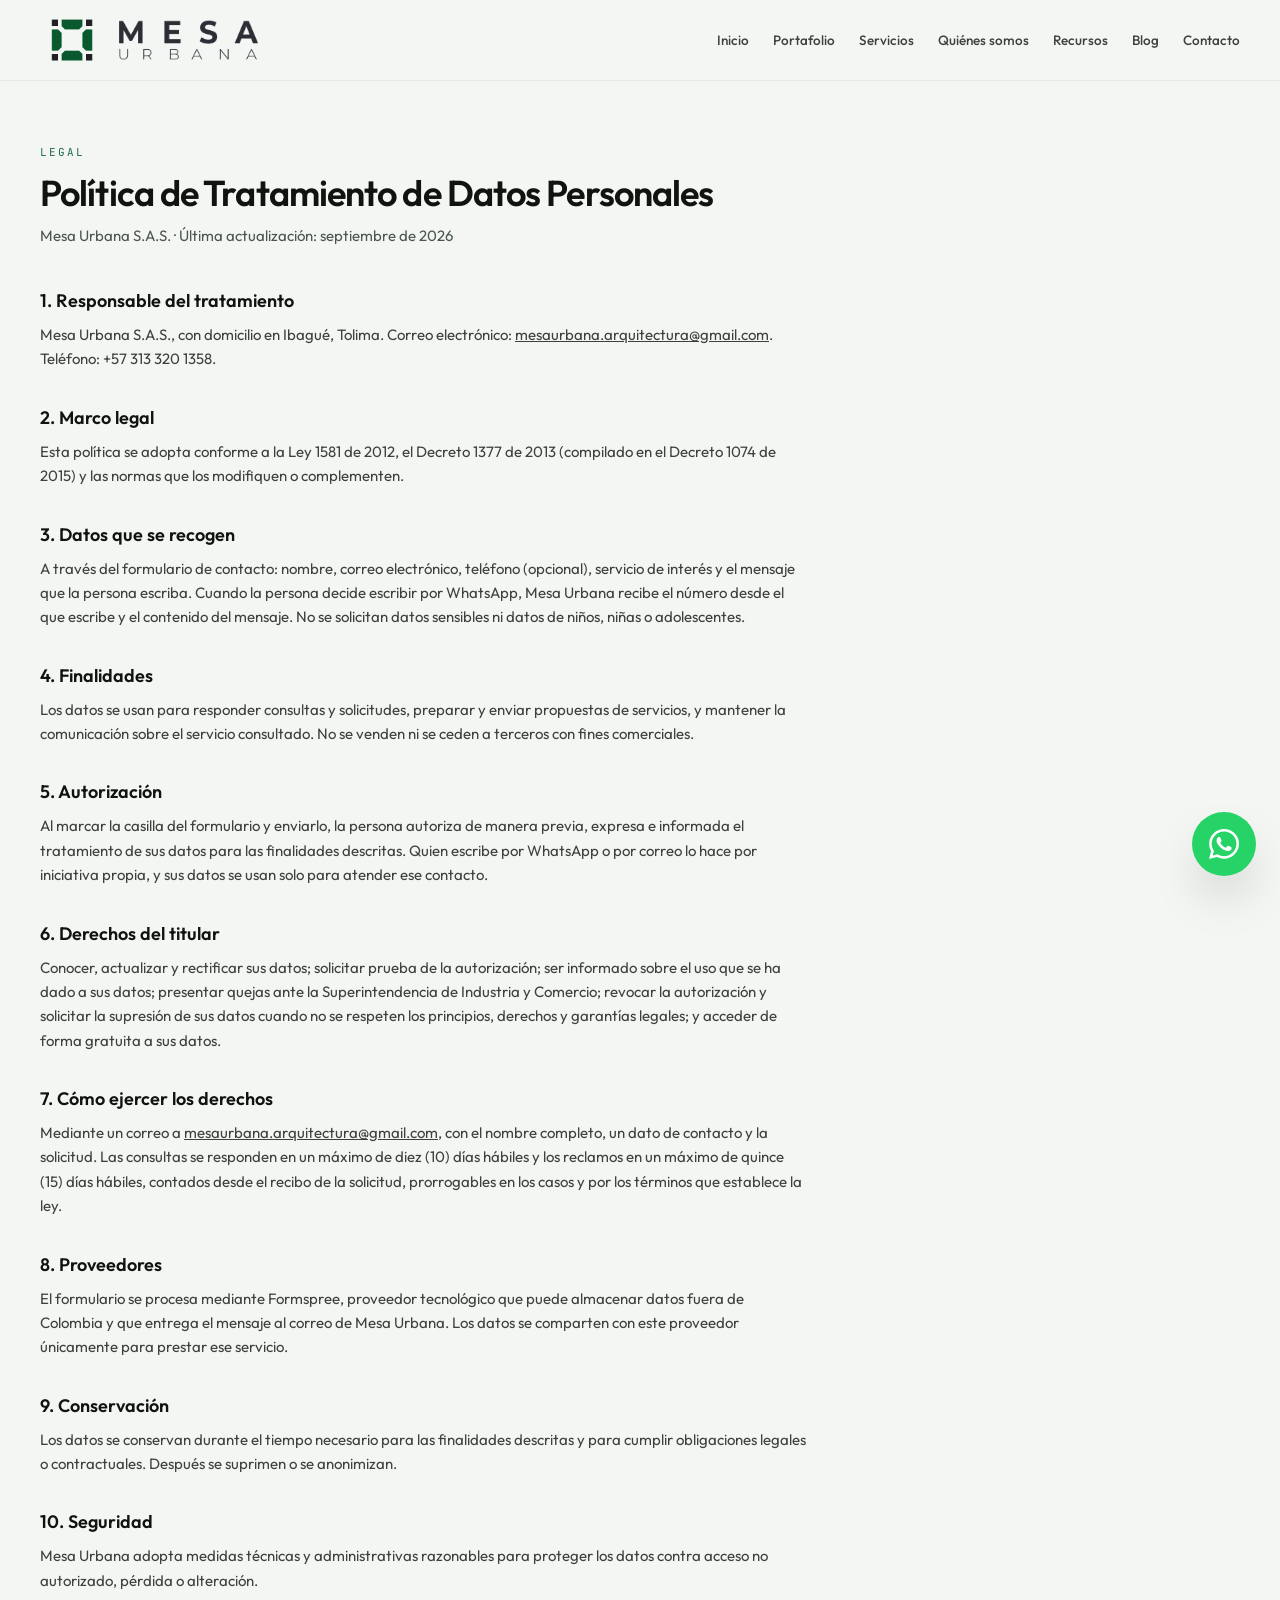
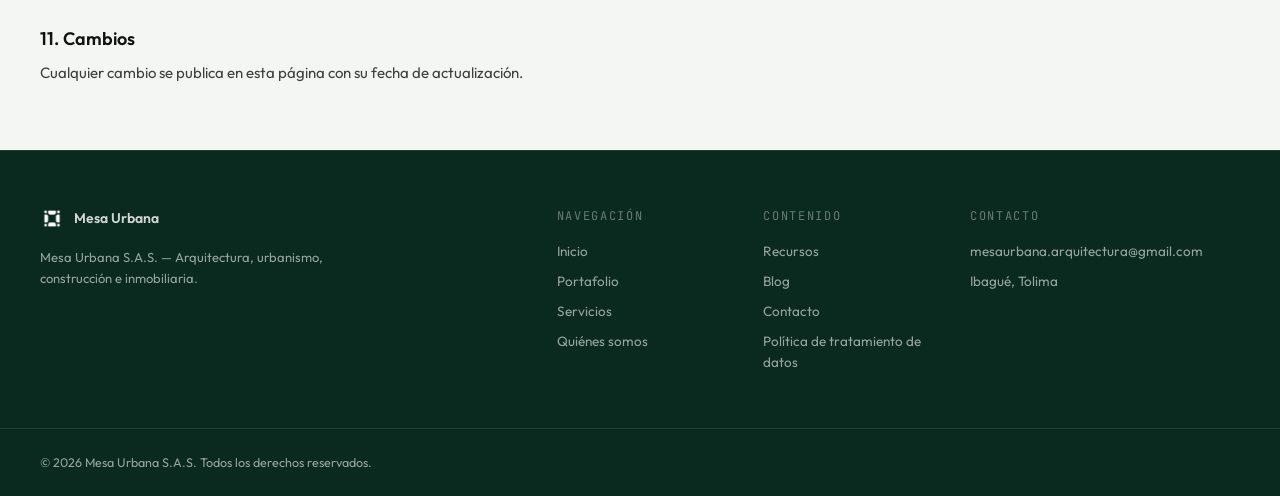
<file: politica-de-datos.html>
<!DOCTYPE html>
<html lang="es">
<head>
<meta charset="UTF-8" />
<meta name="viewport" content="width=device-width, initial-scale=1.0" />
<title>Política de tratamiento de datos — Mesa Urbana S.A.S.</title>
<meta name="description" content="Política de tratamiento de datos personales de Mesa Urbana S.A.S." />

<link rel="icon" type="image/png" href="assets/favicon-32.png" />
<link rel="icon" type="image/png" sizes="512x512" href="assets/favicon-512.png" />
<link rel="apple-touch-icon" href="assets/apple-touch-icon.png" />

<link rel="canonical" href="https://mesaurbanaarquitectos.com/politica-de-datos.html" />
<meta property="og:type" content="website" />
<meta property="og:site_name" content="Mesa Urbana S.A.S" />
<meta property="og:locale" content="es_CO" />
<meta property="og:title" content="Política de tratamiento de datos — Mesa Urbana S.A.S." />
<meta property="og:description" content="Política de tratamiento de datos personales de Mesa Urbana S.A.S." />
<meta property="og:url" content="https://mesaurbanaarquitectos.com/politica-de-datos.html" />
<meta property="og:image" content="https://mesaurbanaarquitectos.com/assets/og-image.png" />

<meta name="twitter:card" content="summary_large_image" />
<meta name="twitter:title" content="Política de tratamiento de datos — Mesa Urbana S.A.S." />
<meta name="twitter:description" content="Política de tratamiento de datos personales de Mesa Urbana S.A.S." />
<meta name="twitter:image" content="https://mesaurbanaarquitectos.com/assets/og-image.png" />

<link rel="preconnect" href="https://fonts.googleapis.com">
<link rel="preconnect" href="https://fonts.gstatic.com" crossorigin>
<link href="https://fonts.googleapis.com/css2?family=Outfit:wght@300;400;500;600;700;800&family=JetBrains+Mono:wght@400;500&display=swap" rel="stylesheet">

<link rel="stylesheet" href="assets/styles.css">

<style>
  :root {
    --ease-out: cubic-bezier(0.23, 1, 0.32, 1);
    --ease-in-out: cubic-bezier(0.77, 0, 0.175, 1);
  }

  html { scroll-behavior: smooth; }
  body { font-family: 'Outfit', sans-serif; background: #F4F6F3; color: #10140F; }

  .reveal { opacity: 0; transform: translateY(20px); transition: opacity .6s var(--ease-out), transform .6s var(--ease-out); }
  .reveal.is-visible { opacity: 1; transform: translateY(0); }

  /* press feedback for buttons/CTAs */
  .btn-press { transition: transform 160ms var(--ease-out), background-color 200ms ease, border-color 200ms ease, opacity 200ms ease, color 200ms ease; }
  .btn-press:active { transform: scale(0.97); }

  /* lift feedback for cards (fine pointer only — avoids sticky hover on touch) */
  .card-hover { transition: transform 220ms var(--ease-out), box-shadow 220ms var(--ease-out); }
  @media (hover: hover) and (pointer: fine) {
    .card-hover:hover { transform: translateY(-4px); box-shadow: 0 16px 32px -16px rgba(10,42,31,0.20); }
  }

  /* image zoom + black&white-to-color reveal inside blog cards */
  .zoom-img { transition: transform 500ms var(--ease-in-out); }
  .duotone { transition: filter 450ms var(--ease-in-out); }
  .duotone-overlay { transition: opacity 450ms var(--ease-in-out); }
  @media (hover: hover) and (pointer: fine) {
    .zoom-parent:hover .zoom-img { transform: scale(1.045); }
    .zoom-parent:hover .duotone { filter: grayscale(0) contrast(1.02) brightness(1); }
    .zoom-parent:hover .duotone-overlay { opacity: 0; }
  }
  .duotone {
    filter: grayscale(1) contrast(1.05) brightness(0.9);
    position: relative;
  }
  .duotone-overlay {
    background: linear-gradient(160deg, rgba(10,42,31,0.55), rgba(30,107,76,0.35));
    mix-blend-mode: multiply;
  }
  /* touch devices can't hover to reveal color — show it by default instead */
  @media (hover: none) {
    .zoom-parent .duotone { filter: grayscale(0) contrast(1.02) brightness(1); }
    .zoom-parent .duotone-overlay { opacity: 0; }
    .card-hover, .zoom-parent { transition: transform 160ms var(--ease-out); }
    .card-hover:active, .zoom-parent:active { transform: scale(0.98); }
  }

  /* mobile menu: animated open/close via grid-rows (no fixed-height guessing) */
  #mobile-menu { display: grid; grid-template-rows: minmax(0, 0fr); transition: grid-template-rows 220ms var(--ease-out); min-height: 0; }
  #mobile-menu.is-open { grid-template-rows: minmax(0, 1fr); transition-duration: 260ms; }
  #mobile-menu > div { overflow: hidden; min-height: 0; }
  @media (min-width: 1280px) {
    #mobile-menu { display: none; }
  }
  #mobile-menu a { opacity: 0; transform: translateY(-6px); transition: opacity 200ms var(--ease-out), transform 200ms var(--ease-out); }
  #mobile-menu.is-open a { opacity: 1; transform: translateY(0); }
  #mobile-menu.is-open a:nth-child(1) { transition-delay: 40ms; }
  #mobile-menu.is-open a:nth-child(2) { transition-delay: 60ms; }
  #mobile-menu.is-open a:nth-child(3) { transition-delay: 80ms; }
  #mobile-menu.is-open a:nth-child(4) { transition-delay: 100ms; }
  #mobile-menu.is-open a:nth-child(5) { transition-delay: 120ms; }
  #mobile-menu.is-open a:nth-child(6) { transition-delay: 140ms; }
  #mobile-menu.is-open a:nth-child(7) { transition-delay: 160ms; }
  #menu-icon { transition: transform 220ms var(--ease-out); }
  #menu-btn.is-open #menu-icon { transform: rotate(90deg); }

  input, textarea, select { transition: border-color 150ms ease, box-shadow 150ms ease; }

  /* shared lightbox / modal motion language */
  #blog-modal {
    transition: background-color 260ms var(--ease-out), backdrop-filter 260ms var(--ease-out);
    background-color: rgba(10,42,31,0); backdrop-filter: blur(0px);
  }
  #blog-modal.is-open {
    background-color: rgba(10,42,31,0.72); backdrop-filter: blur(14px);
  }
  #blog-modal-panel {
    opacity: 0; transform: scale(0.95); transition: opacity 220ms var(--ease-out), transform 220ms var(--ease-out);
  }
  #blog-modal.is-open #blog-modal-panel {
    opacity: 1; transform: scale(1);
  }
  #blog-modal:not(.is-open) { transition-duration: 180ms; }
  #blog-modal:not(.is-open) #blog-modal-panel { transition-duration: 160ms; }

  #blog-modal-image { transition: opacity 180ms ease, filter 180ms ease; }

  .nav-scrolled { background: rgba(244,246,243,0.85); backdrop-filter: blur(12px); box-shadow: 0 1px 0 rgba(16,20,15,0.06); }

  .brand-mark { transition: filter .3s ease; }
  .brand-mark.on-dark { filter: brightness(0) invert(1); }

  @media (prefers-reduced-motion: reduce) {
    .reveal { opacity: 1 !important; transform: none !important; transition: none !important; }
    .zoom-img { transition: none !important; }
    @media (hover: hover) and (pointer: fine) {
      .zoom-parent:hover .zoom-img { transform: none !important; }
      .card-hover:hover { transform: none !important; }
    }
    #blog-modal-panel { transition: opacity 160ms ease !important; transform: none !important; }
    html { scroll-behavior: auto; }
  }

  /* WhatsApp floating widget */
  /* the wrapper sizes itself to fit the (usually invisible) chat panel, leaving a large
     invisible clickable area over whatever content sits behind it — only the fab/open
     panel should actually catch taps */
  .wa-widget { pointer-events: none; }
  .wa-widget #wa-fab { pointer-events: auto; }
  .wa-panel { opacity: 0; transform: scale(0.92) translateY(12px); pointer-events: none; transition: opacity 220ms var(--ease-out), transform 220ms var(--ease-out); }
  .wa-panel.is-open { opacity: 1; transform: scale(1) translateY(0); pointer-events: auto; }
  .wa-fab-ping { animation: wa-ping 2.4s cubic-bezier(0,0,0.2,1) 3 forwards; }
  @keyframes wa-ping {
    0% { transform: scale(1); opacity: 0.55; }
    100% { transform: scale(1.7); opacity: 0; }
  }
  @media (prefers-reduced-motion: reduce) {
    .wa-fab-ping { animation: none; display: none; }
    .wa-panel { transition: opacity 160ms ease !important; transform: none !important; }
  }
</style>
</head>

<body class="antialiased">

<!-- NAV -->
<header id="site-nav" class="nav-scrolled fixed top-0 inset-x-0 z-50">
  <nav class="max-w-[1400px] mx-auto px-6 lg:px-10 h-20 flex items-center justify-between gap-6">
    <a href="index.html" class="flex items-center gap-3 shrink-0" aria-label="Mesa Urbana — inicio">
      <img src="assets/isotipo.png" alt="" class="w-[64px] h-[64px] object-contain brand-mark" />
      <img src="assets/wordmark.png" alt="Mesa Urbana" class="h-[46px] w-auto object-contain brand-mark" />
    </a>

    <div class="hidden xl:flex items-center gap-6 text-[13.5px] font-medium text-ink">
      <a href="index.html#top" class="opacity-80 hover:opacity-100 transition-opacity">Inicio</a>
      <a href="index.html#portafolio" class="opacity-80 hover:opacity-100 transition-opacity">Portafolio</a>
      <a href="index.html#servicios" class="opacity-80 hover:opacity-100 transition-opacity">Servicios</a>
      <a href="index.html#nosotros" class="opacity-80 hover:opacity-100 transition-opacity">Quiénes somos</a>
      <a href="recursos.html" target="_blank" rel="noopener" class="opacity-80 hover:opacity-100 transition-opacity">Recursos</a>
      <a href="blog.html" target="_blank" rel="noopener" class="opacity-80 hover:opacity-100 transition-opacity">Blog</a>
      <a href="index.html#contacto" class="opacity-80 hover:opacity-100 transition-opacity">Contacto</a>
    </div>

    <!-- TODO: reemplazar por los enlaces reales a redes sociales -->
    <!-- REDES OCULTAS hasta que existan los perfiles (Instagram, LinkedIn, Facebook, TikTok, Behance). Restaurar este bloque cuando haya URLs reales.
    <div class="hidden sm:flex items-center gap-4 text-ink shrink-0">
      <a href="#" aria-label="Instagram" class="opacity-80 hover:opacity-100 transition-opacity">
        <svg width="18" height="18" viewBox="0 0 24 24" fill="none"><rect x="3" y="3" width="18" height="18" rx="5" stroke="currentColor" stroke-width="1.6"/><circle cx="12" cy="12" r="4" stroke="currentColor" stroke-width="1.6"/><circle cx="17.2" cy="6.8" r="1" fill="currentColor"/></svg>
      </a>
      <a href="#" aria-label="Facebook" class="opacity-80 hover:opacity-100 transition-opacity">
        <svg width="18" height="18" viewBox="0 0 24 24" fill="none"><rect x="3" y="3" width="18" height="18" rx="4" stroke="currentColor" stroke-width="1.6"/><path d="M13.4 20v-6.6h2.1l.3-2.5h-2.4V9.2c0-.7.2-1.2 1.2-1.2h1.3V5.8c-.2 0-1-.1-1.9-.1-1.9 0-3.2 1.15-3.2 3.27v1.83H8.7v2.5h2.1V20" stroke="currentColor" stroke-width="1.3" stroke-linejoin="round"/></svg>
      </a>
      <a href="#" aria-label="LinkedIn" class="opacity-80 hover:opacity-100 transition-opacity">
        <svg width="18" height="18" viewBox="0 0 24 24" fill="none"><rect x="3" y="3" width="18" height="18" rx="3" stroke="currentColor" stroke-width="1.6"/><path d="M7.5 10v6.5M7.5 7.2v.1M11 16.5V13c0-1.4 1-2.4 2.2-2.4 1.2 0 2 .8 2 2.3v3.6" stroke="currentColor" stroke-width="1.6" stroke-linecap="round"/></svg>
      </a>
      <a href="#" aria-label="Behance" class="opacity-80 hover:opacity-100 transition-opacity">
        <svg width="18" height="18" viewBox="0 0 24 24" fill="none"><rect x="3" y="3" width="18" height="18" rx="5" stroke="currentColor" stroke-width="1.6"/><text x="12" y="15.5" text-anchor="middle" font-family="Arial, sans-serif" font-size="8.5" font-weight="700" fill="currentColor">Be</text></svg>
      </a>
    </div>
    -->

    <button id="menu-btn" class="xl:hidden text-ink p-2 -mr-2" aria-label="Abrir menú" aria-expanded="false">
      <span id="menu-icon" class="block"><svg width="22" height="22" viewBox="0 0 24 24" fill="none"><path d="M3 6h18M3 12h18M3 18h18" stroke="currentColor" stroke-width="1.8" stroke-linecap="round"/></svg></span>
    </button>
  </nav>

  <div id="mobile-menu" class="xl:hidden bg-bone border-t border-ink/10">
    <div class="px-6 py-5 flex flex-col gap-4 text-[15px] font-medium text-ink">
      <a href="index.html#top">Inicio</a>
      <a href="index.html#portafolio">Portafolio</a>
      <a href="index.html#servicios">Servicios</a>
      <a href="index.html#nosotros">Quiénes somos</a>
      <a href="recursos.html" target="_blank" rel="noopener">Recursos</a>
      <a href="blog.html" target="_blank" rel="noopener">Blog</a>
      <a href="index.html#contacto">Contacto</a>
    </div>
  </div>
</header>

<!-- clears the fixed header — this page has no hero behind it -->
<div class="h-20" aria-hidden="true"></div>

<!-- POLITICA DE DATOS -->
<section id="politica" class="bg-bone">
  <div class="max-w-[1400px] mx-auto px-6 lg:px-10 py-16 lg:py-24">
    <div class="reveal max-w-3xl">
      <p class="font-mono text-[11px] uppercase tracking-[0.18em] text-forest-600">Legal</p>
      <h1 class="mt-3 text-3xl md:text-4xl font-semibold tracking-tight leading-tight">Política de Tratamiento de Datos Personales</h1>
      <p class="mt-3 text-muted text-[15px]">Mesa Urbana S.A.S. · Última actualización: septiembre de 2026</p>
      <div class="mt-10 grid gap-8 text-[15px] text-ink/80 leading-relaxed">
        <div>
          <h2 class="text-lg font-semibold text-ink">1. Responsable del tratamiento</h2>
          <p class="mt-2">Mesa Urbana S.A.S., con domicilio en Ibagué, Tolima. Correo electrónico: <a href="mailto:mesaurbana.arquitectura@gmail.com" class="hover:text-forest-600" style="text-decoration:underline">mesaurbana.arquitectura@gmail.com</a>. Teléfono: +57 313 320 1358.</p>
        </div>
        <div>
          <h2 class="text-lg font-semibold text-ink">2. Marco legal</h2>
          <p class="mt-2">Esta política se adopta conforme a la Ley 1581 de 2012, el Decreto 1377 de 2013 (compilado en el Decreto 1074 de 2015) y las normas que los modifiquen o complementen.</p>
        </div>
        <div>
          <h2 class="text-lg font-semibold text-ink">3. Datos que se recogen</h2>
          <p class="mt-2">A través del formulario de contacto: nombre, correo electrónico, teléfono (opcional), servicio de interés y el mensaje que la persona escriba. Cuando la persona decide escribir por WhatsApp, Mesa Urbana recibe el número desde el que escribe y el contenido del mensaje. No se solicitan datos sensibles ni datos de niños, niñas o adolescentes.</p>
        </div>
        <div>
          <h2 class="text-lg font-semibold text-ink">4. Finalidades</h2>
          <p class="mt-2">Los datos se usan para responder consultas y solicitudes, preparar y enviar propuestas de servicios, y mantener la comunicación sobre el servicio consultado. No se venden ni se ceden a terceros con fines comerciales.</p>
        </div>
        <div>
          <h2 class="text-lg font-semibold text-ink">5. Autorización</h2>
          <p class="mt-2">Al marcar la casilla del formulario y enviarlo, la persona autoriza de manera previa, expresa e informada el tratamiento de sus datos para las finalidades descritas. Quien escribe por WhatsApp o por correo lo hace por iniciativa propia, y sus datos se usan solo para atender ese contacto.</p>
        </div>
        <div>
          <h2 class="text-lg font-semibold text-ink">6. Derechos del titular</h2>
          <p class="mt-2">Conocer, actualizar y rectificar sus datos; solicitar prueba de la autorización; ser informado sobre el uso que se ha dado a sus datos; presentar quejas ante la Superintendencia de Industria y Comercio; revocar la autorización y solicitar la supresión de sus datos cuando no se respeten los principios, derechos y garantías legales; y acceder de forma gratuita a sus datos.</p>
        </div>
        <div>
          <h2 class="text-lg font-semibold text-ink">7. Cómo ejercer los derechos</h2>
          <p class="mt-2">Mediante un correo a <a href="mailto:mesaurbana.arquitectura@gmail.com" class="hover:text-forest-600" style="text-decoration:underline">mesaurbana.arquitectura@gmail.com</a>, con el nombre completo, un dato de contacto y la solicitud. Las consultas se responden en un máximo de diez (10) días hábiles y los reclamos en un máximo de quince (15) días hábiles, contados desde el recibo de la solicitud, prorrogables en los casos y por los términos que establece la ley.</p>
        </div>
        <div>
          <h2 class="text-lg font-semibold text-ink">8. Proveedores</h2>
          <p class="mt-2">El formulario se procesa mediante Formspree, proveedor tecnológico que puede almacenar datos fuera de Colombia y que entrega el mensaje al correo de Mesa Urbana. Los datos se comparten con este proveedor únicamente para prestar ese servicio.</p>
        </div>
        <div>
          <h2 class="text-lg font-semibold text-ink">9. Conservación</h2>
          <p class="mt-2">Los datos se conservan durante el tiempo necesario para las finalidades descritas y para cumplir obligaciones legales o contractuales. Después se suprimen o se anonimizan.</p>
        </div>
        <div>
          <h2 class="text-lg font-semibold text-ink">10. Seguridad</h2>
          <p class="mt-2">Mesa Urbana adopta medidas técnicas y administrativas razonables para proteger los datos contra acceso no autorizado, pérdida o alteración.</p>
        </div>
        <div>
          <h2 class="text-lg font-semibold text-ink">11. Cambios</h2>
          <p class="mt-2">Cualquier cambio se publica en esta página con su fecha de actualización.</p>
        </div>
      </div>
    </div>
  </div>
</section>

<!-- FOOTER -->
<footer class="bg-forest-950 text-bone/60 border-t border-bone/10">
  <div class="max-w-[1400px] mx-auto px-6 lg:px-10 py-14 grid gap-10 lg:grid-cols-12">
    <div class="lg:col-span-4">
      <div class="flex items-center gap-2.5">
        <img src="assets/isotipo.png" alt="" class="w-6 h-6 object-contain brand-mark on-dark" />
        <span class="text-[14px] font-semibold text-bone/85">Mesa Urbana</span>
      </div>
      <p class="mt-4 text-[13px] leading-relaxed max-w-xs">Mesa Urbana S.A.S. — Arquitectura, urbanismo, construcción e inmobiliaria.</p>
      <!-- REDES OCULTAS hasta que existan los perfiles (Instagram, LinkedIn, Facebook, TikTok, Behance). Restaurar este bloque cuando haya URLs reales.
    <div class="mt-5 flex items-center gap-3">
        <a href="#" aria-label="Instagram" class="btn-press w-9 h-9 rounded-full border border-bone/15 flex items-center justify-center hover:bg-bone/10">
          <svg width="16" height="16" viewBox="0 0 24 24" fill="none"><rect x="3" y="3" width="18" height="18" rx="5" stroke="currentColor" stroke-width="1.6"/><circle cx="12" cy="12" r="4" stroke="currentColor" stroke-width="1.6"/><circle cx="17.2" cy="6.8" r="1" fill="currentColor"/></svg>
        </a>
        <a href="#" aria-label="LinkedIn" class="btn-press w-9 h-9 rounded-full border border-bone/15 flex items-center justify-center hover:bg-bone/10">
          <svg width="16" height="16" viewBox="0 0 24 24" fill="none"><rect x="3" y="3" width="18" height="18" rx="3" stroke="currentColor" stroke-width="1.6"/><path d="M7.5 10v6.5M7.5 7.2v.1M11 16.5V13c0-1.4 1-2.4 2.2-2.4 1.2 0 2 .8 2 2.3v3.6" stroke="currentColor" stroke-width="1.6" stroke-linecap="round"/></svg>
        </a>
        <a href="#" aria-label="Behance" class="btn-press w-9 h-9 rounded-full border border-bone/15 flex items-center justify-center hover:bg-bone/10">
          <svg width="16" height="16" viewBox="0 0 24 24" fill="none"><rect x="3" y="3" width="18" height="18" rx="5" stroke="currentColor" stroke-width="1.6"/><text x="12" y="15.5" text-anchor="middle" font-family="Arial, sans-serif" font-size="8.5" font-weight="700" fill="currentColor">Be</text></svg>
        </a>
        <a href="#" aria-label="Facebook" class="btn-press w-9 h-9 rounded-full border border-bone/15 flex items-center justify-center hover:bg-bone/10">
          <svg width="16" height="16" viewBox="0 0 24 24" fill="none"><rect x="3" y="3" width="18" height="18" rx="4" stroke="currentColor" stroke-width="1.6"/><path d="M13.4 20v-6.6h2.1l.3-2.5h-2.4V9.2c0-.7.2-1.2 1.2-1.2h1.3V5.8c-.2 0-1-.1-1.9-.1-1.9 0-3.2 1.15-3.2 3.27v1.83H8.7v2.5h2.1V20" stroke="currentColor" stroke-width="1.3" stroke-linejoin="round"/></svg>
        </a>
        <a href="#" aria-label="TikTok" class="btn-press w-9 h-9 rounded-full border border-bone/15 flex items-center justify-center hover:bg-bone/10">
          <svg width="16" height="16" viewBox="0 0 24 24" fill="none"><path d="M14 3v10.7a3 3 0 11-2.4-2.94" stroke="currentColor" stroke-width="1.6" stroke-linecap="round" stroke-linejoin="round"/><path d="M14 3c.4 2.1 2.1 3.7 4.2 3.9" stroke="currentColor" stroke-width="1.6" stroke-linecap="round" stroke-linejoin="round"/></svg>
        </a>
      </div>
    -->
    </div>

    <div class="lg:col-span-2 lg:col-start-6">
      <p class="text-[12px] uppercase tracking-[0.14em] text-bone/40 font-mono">Navegación</p>
      <div class="mt-4 flex flex-col gap-2.5 text-[13.5px]">
        <a href="index.html#top" class="hover:text-bone transition-colors">Inicio</a>
        <a href="index.html#portafolio" class="hover:text-bone transition-colors">Portafolio</a>
        <a href="index.html#servicios" class="hover:text-bone transition-colors">Servicios</a>
        <a href="index.html#nosotros" class="hover:text-bone transition-colors">Quiénes somos</a>
      </div>
    </div>

    <div class="lg:col-span-2">
      <p class="text-[12px] uppercase tracking-[0.14em] text-bone/40 font-mono">Contenido</p>
      <div class="mt-4 flex flex-col gap-2.5 text-[13.5px]">
        <a href="recursos.html" target="_blank" rel="noopener" class="hover:text-bone transition-colors">Recursos</a>
        <a href="blog.html" target="_blank" rel="noopener" class="hover:text-bone transition-colors">Blog</a>
        <a href="index.html#contacto" class="hover:text-bone transition-colors">Contacto</a>
        <a href="politica-de-datos.html" class="hover:text-bone transition-colors">Política de tratamiento de datos</a>
      </div>
    </div>

    <div class="lg:col-span-3">
      <p class="text-[12px] uppercase tracking-[0.14em] text-bone/40 font-mono">Contacto</p>
      <div class="mt-4 flex flex-col gap-2.5 text-[13.5px]">
        <a href="mailto:mesaurbana.arquitectura@gmail.com" class="hover:text-bone transition-colors">mesaurbana.arquitectura@gmail.com</a>
        <span>Ibagué, Tolima</span>
      </div>
    </div>
  </div>
  <div class="border-t border-bone/10">
    <div class="max-w-[1400px] mx-auto px-6 lg:px-10 py-6 flex flex-col sm:flex-row items-center justify-between gap-4 text-[12.5px]">
      <span>© 2026 Mesa Urbana S.A.S. Todos los derechos reservados.</span>
    </div>
  </div>
</footer>

<!-- WHATSAPP FLOATING WIDGET -->
<div class="wa-widget fixed bottom-5 right-5 sm:bottom-6 sm:right-6 z-[90] flex flex-col items-end gap-3">
  <div id="wa-panel" class="wa-panel origin-bottom-right w-[86vw] max-w-[320px] rounded-2xl overflow-hidden border border-ink/10 bg-white shadow-2xl" role="dialog" aria-modal="false" aria-labelledby="wa-panel-title">
    <div class="bg-forest-950 text-bone px-5 py-4 flex items-center gap-3">
      <div class="w-10 h-10 rounded-full bg-[#25D366] flex items-center justify-center shrink-0">
        <svg width="20" height="20" viewBox="0 0 24 24" fill="#fff"><path d="M17.472 14.382c-.297-.149-1.758-.867-2.03-.967-.273-.099-.471-.148-.67.15-.197.297-.767.966-.94 1.164-.173.199-.347.223-.644.075-.297-.15-1.255-.463-2.39-1.475-.883-.788-1.48-1.761-1.653-2.059-.173-.297-.018-.458.13-.606.134-.133.297-.347.446-.52.149-.174.198-.298.298-.497.099-.198.05-.371-.025-.52-.075-.149-.669-1.612-.916-2.207-.242-.579-.487-.5-.669-.51-.173-.008-.371-.01-.57-.01-.198 0-.52.074-.792.372-.272.297-1.04 1.016-1.04 2.479 0 1.462 1.065 2.875 1.213 3.074.149.198 2.096 3.2 5.077 4.487.709.306 1.262.489 1.694.626.712.226 1.36.194 1.872.118.571-.085 1.758-.719 2.006-1.413.248-.694.248-1.289.173-1.413-.074-.124-.272-.198-.57-.347z"/><path d="M20.52 3.449C18.24 1.245 15.24 0 12.05 0 5.463 0 .102 5.36.1 11.947a11.9 11.9 0 001.595 5.945L0 24l6.335-1.652a11.93 11.93 0 005.71 1.447h.005c6.585 0 11.946-5.36 11.949-11.947 0-3.191-1.226-6.19-3.479-8.399zM12.05 21.785h-.004a9.9 9.9 0 01-5.043-1.383l-.362-.214-3.741.978.998-3.648-.235-.373a9.86 9.86 0 01-1.51-5.244c.001-5.462 4.462-9.912 9.898-9.912 2.646 0 5.131 1.03 6.994 2.897a9.788 9.788 0 012.895 6.99c-.002 5.462-4.464 9.909-9.891 9.909z"/></svg>
      </div>
      <div class="min-w-0">
        <p id="wa-panel-title" class="text-[14px] font-semibold truncate">Mesa Urbana</p>
        <p class="text-[12px] text-bone/60">Normalmente responde en menos de una hora</p>
      </div>
      <button id="wa-panel-close" type="button" class="btn-press ml-auto w-8 h-8 rounded-full flex items-center justify-center hover:bg-bone/10 shrink-0" aria-label="Cerrar chat">
        <svg width="14" height="14" viewBox="0 0 24 24" fill="none"><path d="M6 6l12 12M18 6L6 18" stroke="currentColor" stroke-width="1.8" stroke-linecap="round"/></svg>
      </button>
    </div>
    <div class="p-5 bg-[#ECE5DD]">
      <div class="bg-white rounded-xl rounded-tl-sm px-4 py-3 text-[14px] text-ink/80 leading-relaxed shadow-sm max-w-[85%]">
        ¡Hola! 👋 ¿En qué proyecto podemos ayudarte? Escríbenos y te respondemos por WhatsApp.
      </div>
    </div>
    <div class="p-4 bg-white border-t border-ink/8 grid gap-3">
      <textarea id="wa-message" rows="2" aria-label="Escribe tu mensaje para Mesa Urbana" placeholder="Escribe tu mensaje (opcional)" class="w-full rounded-lg border border-ink/15 px-4 py-2.5 text-[14px] text-ink resize-none focus:outline-none focus:border-forest-500 focus:ring-1 focus:ring-forest-500"></textarea>
      <a id="wa-start-chat" href="https://wa.me/573133201358?text=Hola%2C%20quiero%20informaci%C3%B3n%20sobre%20un%20proyecto" target="_blank" rel="noopener noreferrer" class="btn-press w-full inline-flex items-center justify-center gap-2 rounded-full bg-[#25D366] text-white text-[14px] font-medium px-5 py-3 hover:brightness-95">
        <svg width="16" height="16" viewBox="0 0 24 24" fill="currentColor"><path d="M17.472 14.382c-.297-.149-1.758-.867-2.03-.967-.273-.099-.471-.148-.67.15-.197.297-.767.966-.94 1.164-.173.199-.347.223-.644.075-.297-.15-1.255-.463-2.39-1.475-.883-.788-1.48-1.761-1.653-2.059-.173-.297-.018-.458.13-.606.134-.133.297-.347.446-.52.149-.174.198-.298.298-.497.099-.198.05-.371-.025-.52-.075-.149-.669-1.612-.916-2.207-.242-.579-.487-.5-.669-.51-.173-.008-.371-.01-.57-.01-.198 0-.52.074-.792.372-.272.297-1.04 1.016-1.04 2.479 0 1.462 1.065 2.875 1.213 3.074.149.198 2.096 3.2 5.077 4.487.709.306 1.262.489 1.694.626.712.226 1.36.194 1.872.118.571-.085 1.758-.719 2.006-1.413.248-.694.248-1.289.173-1.413-.074-.124-.272-.198-.57-.347z"/><path d="M20.52 3.449C18.24 1.245 15.24 0 12.05 0 5.463 0 .102 5.36.1 11.947a11.9 11.9 0 001.595 5.945L0 24l6.335-1.652a11.93 11.93 0 005.71 1.447h.005c6.585 0 11.946-5.36 11.949-11.947 0-3.191-1.226-6.19-3.479-8.399zM12.05 21.785h-.004a9.9 9.9 0 01-5.043-1.383l-.362-.214-3.741.978.998-3.648-.235-.373a9.86 9.86 0 01-1.51-5.244c.001-5.462 4.462-9.912 9.898-9.912 2.646 0 5.131 1.03 6.994 2.897a9.788 9.788 0 012.895 6.99c-.002 5.462-4.464 9.909-9.891 9.909z"/></svg>
        Iniciar chat en WhatsApp
      </a>
    </div>
  </div>

  <button id="wa-fab" type="button" class="btn-press relative w-16 h-16 rounded-full bg-[#25D366] shadow-2xl flex items-center justify-center" aria-label="Abrir chat de WhatsApp" aria-expanded="false" aria-controls="wa-panel">
    <span class="wa-fab-ping absolute inset-0 rounded-full bg-[#25D366]"></span>
    <svg width="30" height="30" viewBox="0 0 24 24" fill="#fff" class="relative z-10"><path d="M17.472 14.382c-.297-.149-1.758-.867-2.03-.967-.273-.099-.471-.148-.67.15-.197.297-.767.966-.94 1.164-.173.199-.347.223-.644.075-.297-.15-1.255-.463-2.39-1.475-.883-.788-1.48-1.761-1.653-2.059-.173-.297-.018-.458.13-.606.134-.133.297-.347.446-.52.149-.174.198-.298.298-.497.099-.198.05-.371-.025-.52-.075-.149-.669-1.612-.916-2.207-.242-.579-.487-.5-.669-.51-.173-.008-.371-.01-.57-.01-.198 0-.52.074-.792.372-.272.297-1.04 1.016-1.04 2.479 0 1.462 1.065 2.875 1.213 3.074.149.198 2.096 3.2 5.077 4.487.709.306 1.262.489 1.694.626.712.226 1.36.194 1.872.118.571-.085 1.758-.719 2.006-1.413.248-.694.248-1.289.173-1.413-.074-.124-.272-.198-.57-.347z"/><path d="M20.52 3.449C18.24 1.245 15.24 0 12.05 0 5.463 0 .102 5.36.1 11.947a11.9 11.9 0 001.595 5.945L0 24l6.335-1.652a11.93 11.93 0 005.71 1.447h.005c6.585 0 11.946-5.36 11.949-11.947 0-3.191-1.226-6.19-3.479-8.399zM12.05 21.785h-.004a9.9 9.9 0 01-5.043-1.383l-.362-.214-3.741.978.998-3.648-.235-.373a9.86 9.86 0 01-1.51-5.244c.001-5.462 4.462-9.912 9.898-9.912 2.646 0 5.131 1.03 6.994 2.897a9.788 9.788 0 012.895 6.99c-.002 5.462-4.464 9.909-9.891 9.909z"/></svg>
  </button>
</div>

<script>
  // scroll reveal
  const revealEls = document.querySelectorAll('.reveal');
  const io = new IntersectionObserver((entries) => {
    entries.forEach((e, i) => {
      if (e.isIntersecting) {
        setTimeout(() => e.target.classList.add('is-visible'), i * 40);
        io.unobserve(e.target);
      }
    });
  }, { threshold: 0.15 });
  revealEls.forEach(el => io.observe(el));

  const prefersReducedMotion = window.matchMedia('(prefers-reduced-motion: reduce)').matches;

  // mobile menu (animated via CSS grid-rows, see #mobile-menu rules)
  const menuBtn = document.getElementById('menu-btn');
  const mobileMenu = document.getElementById('mobile-menu');
  function closeMobileMenu() {
    mobileMenu.classList.remove('is-open');
    menuBtn.classList.remove('is-open');
    menuBtn.setAttribute('aria-expanded', 'false');
  }
  function toggleMobileMenu() {
    const willOpen = !mobileMenu.classList.contains('is-open');
    mobileMenu.classList.toggle('is-open', willOpen);
    menuBtn.classList.toggle('is-open', willOpen);
    menuBtn.setAttribute('aria-expanded', String(willOpen));
  }
  menuBtn.addEventListener('click', toggleMobileMenu);
  mobileMenu.querySelectorAll('a').forEach(a => a.addEventListener('click', closeMobileMenu));

  // social icons (nav + footer): real profile URLs pending, keep placeholders from jumping to page top
  document.querySelectorAll('a[href="#"]').forEach(a => a.addEventListener('click', (e) => e.preventDefault()));

  // shared focus trap: keeps Tab/Shift+Tab cycling inside an open modal instead of escaping to the dimmed background
  function trapTabKey(e, container) {
    const focusable = container.querySelectorAll('a[href], button:not([disabled]), input:not([disabled]), select:not([disabled]), textarea:not([disabled]), [tabindex]:not([tabindex="-1"])');
    if (!focusable.length) return;
    const first = focusable[0];
    const last = focusable[focusable.length - 1];
    if (e.shiftKey && document.activeElement === first) {
      e.preventDefault();
      last.focus();
    } else if (!e.shiftKey && document.activeElement === last) {
      e.preventDefault();
      first.focus();
    }
  }

  // WhatsApp floating widget
  const waFab = document.getElementById('wa-fab');
  const waPanel = document.getElementById('wa-panel');
  const waPanelClose = document.getElementById('wa-panel-close');
  function toggleWaPanel(force) {
    const willOpen = typeof force === 'boolean' ? force : !waPanel.classList.contains('is-open');
    waPanel.classList.toggle('is-open', willOpen);
    waFab.setAttribute('aria-expanded', String(willOpen));
  }
  waFab.addEventListener('click', () => toggleWaPanel());
  waPanelClose.addEventListener('click', () => toggleWaPanel(false));
  document.addEventListener('click', (e) => {
    if (!waPanel.classList.contains('is-open')) return;
    if (waPanel.contains(e.target) || waFab.contains(e.target)) return;
    toggleWaPanel(false);
  });
  document.addEventListener('keydown', (e) => {
    if (e.key === 'Escape') toggleWaPanel(false);
  });
  // el mensaje escrito en el panel viaja prellenado al chat de WhatsApp de Mesa Urbana
  const waMessage = document.getElementById('wa-message');
  const waStartChat = document.getElementById('wa-start-chat');
  const WA_NUMBER = '573133201358';
  const WA_DEFAULT_TEXT = 'Hola, quiero información sobre un proyecto';
  waMessage.addEventListener('input', () => {
    waStartChat.href = `https://wa.me/${WA_NUMBER}?text=${encodeURIComponent(waMessage.value.trim() || WA_DEFAULT_TEXT)}`;
  });
</script>

</body>
</html>
</file>
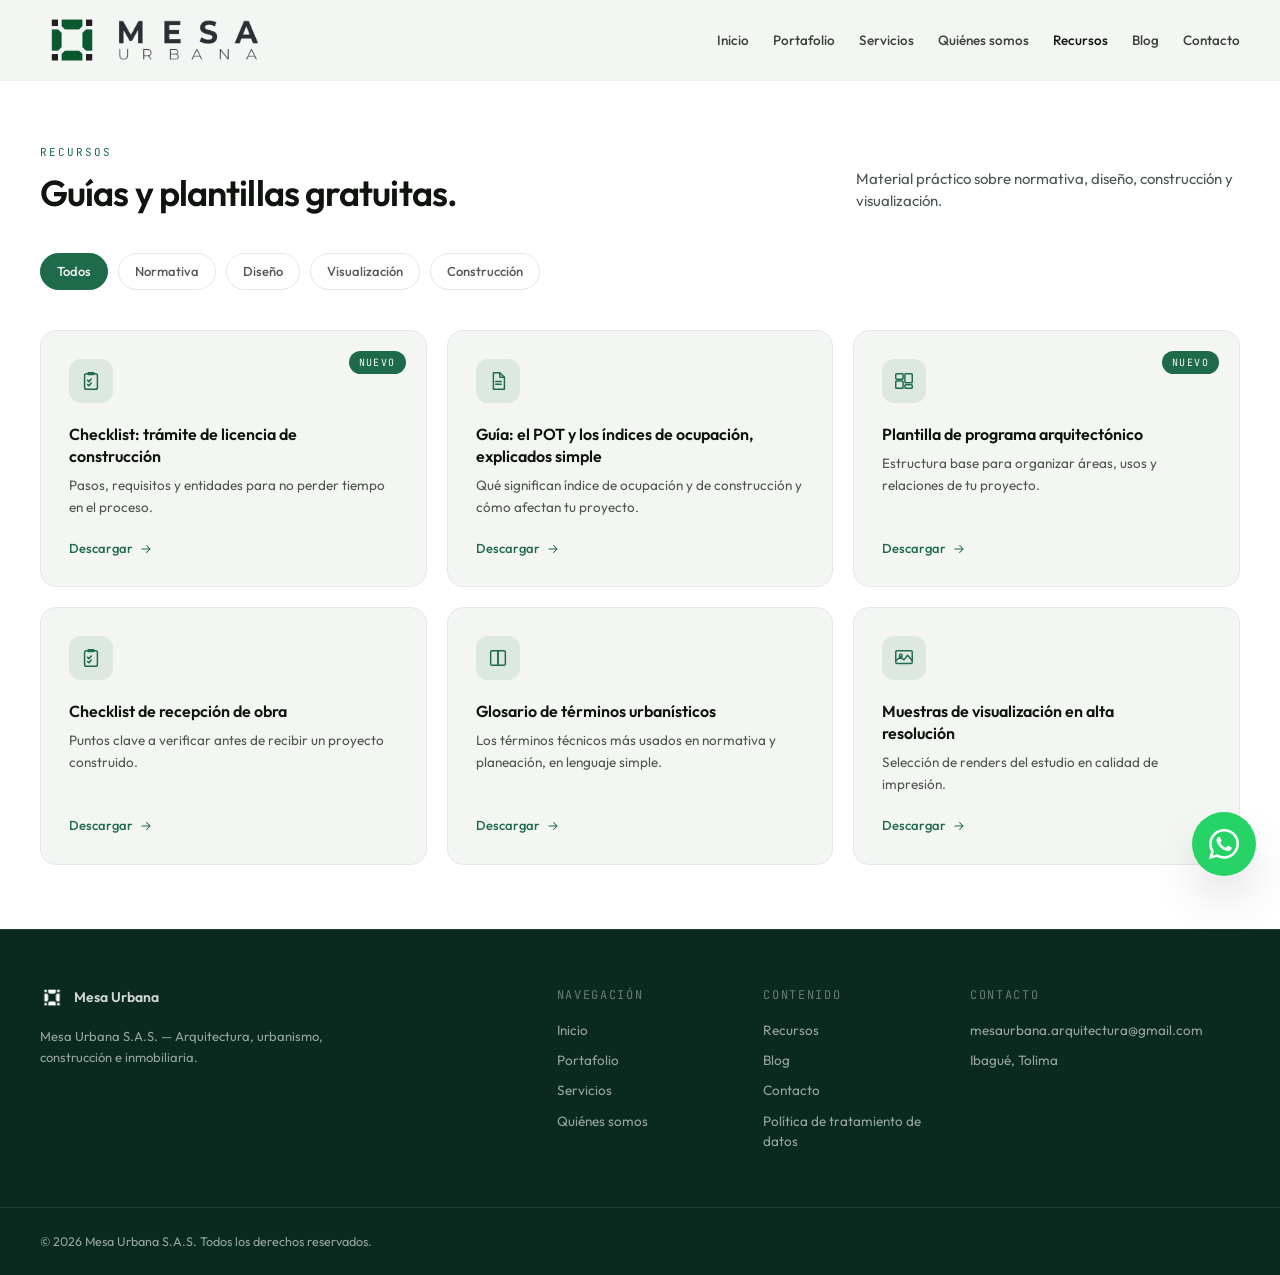
<file: recursos.html>
<!DOCTYPE html>
<html lang="es">
<head>
<meta charset="UTF-8" />
<meta name="viewport" content="width=device-width, initial-scale=1.0" />
<title>Recursos gratuitos — Mesa Urbana S.A.S.</title>
<meta name="description" content="Guías, checklists y plantillas gratuitas sobre normativa, diseño, construcción y visualización arquitectónica." />

<link rel="icon" type="image/png" href="assets/favicon-32.png" />
<link rel="icon" type="image/png" sizes="512x512" href="assets/favicon-512.png" />
<link rel="apple-touch-icon" href="assets/apple-touch-icon.png" />

<link rel="canonical" href="https://mesaurbanaarquitectos.com/recursos.html" />
<meta property="og:type" content="website" />
<meta property="og:site_name" content="Mesa Urbana S.A.S" />
<meta property="og:locale" content="es_CO" />
<meta property="og:title" content="Recursos gratuitos — Mesa Urbana S.A.S." />
<meta property="og:description" content="Guías, checklists y plantillas gratuitas sobre normativa, diseño, construcción y visualización arquitectónica." />
<meta property="og:url" content="https://mesaurbanaarquitectos.com/recursos.html" />
<meta property="og:image" content="https://mesaurbanaarquitectos.com/assets/og-image.png" />

<meta name="twitter:card" content="summary_large_image" />
<meta name="twitter:title" content="Recursos gratuitos — Mesa Urbana S.A.S." />
<meta name="twitter:description" content="Guías, checklists y plantillas gratuitas sobre normativa, diseño, construcción y visualización arquitectónica." />
<meta name="twitter:image" content="https://mesaurbanaarquitectos.com/assets/og-image.png" />

<link rel="preconnect" href="https://fonts.googleapis.com">
<link rel="preconnect" href="https://fonts.gstatic.com" crossorigin>
<link href="https://fonts.googleapis.com/css2?family=Outfit:wght@300;400;500;600;700;800&family=JetBrains+Mono:wght@400;500&display=swap" rel="stylesheet">

<link rel="stylesheet" href="assets/styles.css">

<style>
  :root {
    --ease-out: cubic-bezier(0.23, 1, 0.32, 1);
    --ease-in-out: cubic-bezier(0.77, 0, 0.175, 1);
  }

  html { scroll-behavior: smooth; }
  body { font-family: 'Outfit', sans-serif; background: #F4F6F3; color: #10140F; }

  .reveal { opacity: 0; transform: translateY(20px); transition: opacity .6s var(--ease-out), transform .6s var(--ease-out); }
  .reveal.is-visible { opacity: 1; transform: translateY(0); }

  /* press feedback for buttons/CTAs */
  .btn-press { transition: transform 160ms var(--ease-out), background-color 200ms ease, border-color 200ms ease, opacity 200ms ease, color 200ms ease; }
  .btn-press:active { transform: scale(0.97); }

  /* lift feedback for cards (fine pointer only — avoids sticky hover on touch) */
  .card-hover { transition: transform 220ms var(--ease-out), box-shadow 220ms var(--ease-out); }
  @media (hover: hover) and (pointer: fine) {
    .card-hover:hover { transform: translateY(-4px); box-shadow: 0 16px 32px -16px rgba(10,42,31,0.20); }
  }

  /* mobile menu: animated open/close via grid-rows (no fixed-height guessing) */
  #mobile-menu { display: grid; grid-template-rows: minmax(0, 0fr); transition: grid-template-rows 220ms var(--ease-out); min-height: 0; }
  #mobile-menu.is-open { grid-template-rows: minmax(0, 1fr); transition-duration: 260ms; }
  #mobile-menu > div { overflow: hidden; min-height: 0; }
  @media (min-width: 1280px) {
    #mobile-menu { display: none; }
  }
  #mobile-menu a { opacity: 0; transform: translateY(-6px); transition: opacity 200ms var(--ease-out), transform 200ms var(--ease-out); }
  #mobile-menu.is-open a { opacity: 1; transform: translateY(0); }
  #mobile-menu.is-open a:nth-child(1) { transition-delay: 40ms; }
  #mobile-menu.is-open a:nth-child(2) { transition-delay: 60ms; }
  #mobile-menu.is-open a:nth-child(3) { transition-delay: 80ms; }
  #mobile-menu.is-open a:nth-child(4) { transition-delay: 100ms; }
  #mobile-menu.is-open a:nth-child(5) { transition-delay: 120ms; }
  #mobile-menu.is-open a:nth-child(6) { transition-delay: 140ms; }
  #mobile-menu.is-open a:nth-child(7) { transition-delay: 160ms; }
  #menu-icon { transition: transform 220ms var(--ease-out); }
  #menu-btn.is-open #menu-icon { transform: rotate(90deg); }

  input, textarea, select { transition: border-color 150ms ease, box-shadow 150ms ease; }

  /* shared lightbox / modal motion language */
  #resource-modal {
    transition: background-color 260ms var(--ease-out), backdrop-filter 260ms var(--ease-out);
    background-color: rgba(10,42,31,0); backdrop-filter: blur(0px);
  }
  #resource-modal.is-open {
    background-color: rgba(10,42,31,0.72); backdrop-filter: blur(14px);
  }
  #resource-modal-panel {
    opacity: 0; transform: scale(0.95); transition: opacity 220ms var(--ease-out), transform 220ms var(--ease-out);
  }
  #resource-modal.is-open #resource-modal-panel {
    opacity: 1; transform: scale(1);
  }
  #resource-modal:not(.is-open) { transition-duration: 180ms; }
  #resource-modal:not(.is-open) #resource-modal-panel { transition-duration: 160ms; }

  .nav-scrolled { background: rgba(244,246,243,0.85); backdrop-filter: blur(12px); box-shadow: 0 1px 0 rgba(16,20,15,0.06); }

  .brand-mark { transition: filter .3s ease; }
  .brand-mark.on-dark { filter: brightness(0) invert(1); }

  /* filter pills */
  .filter-pill { transition: background-color 180ms ease, border-color 180ms ease, color 180ms ease; }

  @media (prefers-reduced-motion: reduce) {
    .reveal { opacity: 1 !important; transform: none !important; transition: none !important; }
    @media (hover: hover) and (pointer: fine) {
      .card-hover:hover { transform: none !important; }
    }
    #resource-modal-panel { transition: opacity 160ms ease !important; transform: none !important; }
    html { scroll-behavior: auto; }
  }

  @media (hover: none) {
    .card-hover, .zoom-parent { transition: transform 160ms var(--ease-out); }
    .card-hover:active, .zoom-parent:active { transform: scale(0.98); }
  }

  /* WhatsApp floating widget */
  /* the wrapper sizes itself to fit the (usually invisible) chat panel, leaving a large
     invisible clickable area over whatever content sits behind it — only the fab/open
     panel should actually catch taps */
  .wa-widget { pointer-events: none; }
  .wa-widget #wa-fab { pointer-events: auto; }
  .wa-panel { opacity: 0; transform: scale(0.92) translateY(12px); pointer-events: none; transition: opacity 220ms var(--ease-out), transform 220ms var(--ease-out); }
  .wa-panel.is-open { opacity: 1; transform: scale(1) translateY(0); pointer-events: auto; }
  .wa-fab-ping { animation: wa-ping 2.4s cubic-bezier(0,0,0.2,1) 3 forwards; }
  @keyframes wa-ping {
    0% { transform: scale(1); opacity: 0.55; }
    100% { transform: scale(1.7); opacity: 0; }
  }
  @media (prefers-reduced-motion: reduce) {
    .wa-fab-ping { animation: none; display: none; }
    .wa-panel { transition: opacity 160ms ease !important; transform: none !important; }
  }
</style>
</head>

<body class="antialiased">

<!-- NAV -->
<header id="site-nav" class="nav-scrolled fixed top-0 inset-x-0 z-50">
  <nav class="max-w-[1400px] mx-auto px-6 lg:px-10 h-20 flex items-center justify-between gap-6">
    <a href="index.html" class="flex items-center gap-3 shrink-0" aria-label="Mesa Urbana — inicio">
      <img src="assets/isotipo.png" alt="" class="w-[64px] h-[64px] object-contain brand-mark" />
      <img src="assets/wordmark.png" alt="Mesa Urbana" class="h-[46px] w-auto object-contain brand-mark" />
    </a>

    <div class="hidden xl:flex items-center gap-6 text-[13.5px] font-medium text-ink">
      <a href="index.html#top" class="opacity-80 hover:opacity-100 transition-opacity">Inicio</a>
      <a href="index.html#portafolio" class="opacity-80 hover:opacity-100 transition-opacity">Portafolio</a>
      <a href="index.html#servicios" class="opacity-80 hover:opacity-100 transition-opacity">Servicios</a>
      <a href="index.html#nosotros" class="opacity-80 hover:opacity-100 transition-opacity">Quiénes somos</a>
      <a href="recursos.html" target="_blank" rel="noopener" class="opacity-100">Recursos</a>
      <a href="blog.html" target="_blank" rel="noopener" class="opacity-80 hover:opacity-100 transition-opacity">Blog</a>
      <a href="index.html#contacto" class="opacity-80 hover:opacity-100 transition-opacity">Contacto</a>
    </div>

    <!-- TODO: reemplazar por los enlaces reales a redes sociales -->
    <!-- REDES OCULTAS hasta que existan los perfiles (Instagram, LinkedIn, Facebook, TikTok, Behance). Restaurar este bloque cuando haya URLs reales.
    <div class="hidden sm:flex items-center gap-4 text-ink shrink-0">
      <a href="#" aria-label="Instagram" class="opacity-80 hover:opacity-100 transition-opacity">
        <svg width="18" height="18" viewBox="0 0 24 24" fill="none"><rect x="3" y="3" width="18" height="18" rx="5" stroke="currentColor" stroke-width="1.6"/><circle cx="12" cy="12" r="4" stroke="currentColor" stroke-width="1.6"/><circle cx="17.2" cy="6.8" r="1" fill="currentColor"/></svg>
      </a>
      <a href="#" aria-label="Facebook" class="opacity-80 hover:opacity-100 transition-opacity">
        <svg width="18" height="18" viewBox="0 0 24 24" fill="none"><rect x="3" y="3" width="18" height="18" rx="4" stroke="currentColor" stroke-width="1.6"/><path d="M13.4 20v-6.6h2.1l.3-2.5h-2.4V9.2c0-.7.2-1.2 1.2-1.2h1.3V5.8c-.2 0-1-.1-1.9-.1-1.9 0-3.2 1.15-3.2 3.27v1.83H8.7v2.5h2.1V20" stroke="currentColor" stroke-width="1.3" stroke-linejoin="round"/></svg>
      </a>
      <a href="#" aria-label="LinkedIn" class="opacity-80 hover:opacity-100 transition-opacity">
        <svg width="18" height="18" viewBox="0 0 24 24" fill="none"><rect x="3" y="3" width="18" height="18" rx="3" stroke="currentColor" stroke-width="1.6"/><path d="M7.5 10v6.5M7.5 7.2v.1M11 16.5V13c0-1.4 1-2.4 2.2-2.4 1.2 0 2 .8 2 2.3v3.6" stroke="currentColor" stroke-width="1.6" stroke-linecap="round"/></svg>
      </a>
      <a href="#" aria-label="Behance" class="opacity-80 hover:opacity-100 transition-opacity">
        <svg width="18" height="18" viewBox="0 0 24 24" fill="none"><rect x="3" y="3" width="18" height="18" rx="5" stroke="currentColor" stroke-width="1.6"/><text x="12" y="15.5" text-anchor="middle" font-family="Arial, sans-serif" font-size="8.5" font-weight="700" fill="currentColor">Be</text></svg>
      </a>
    </div>
    -->

    <button id="menu-btn" class="xl:hidden text-ink p-2 -mr-2" aria-label="Abrir menú" aria-expanded="false">
      <span id="menu-icon" class="block"><svg width="22" height="22" viewBox="0 0 24 24" fill="none"><path d="M3 6h18M3 12h18M3 18h18" stroke="currentColor" stroke-width="1.8" stroke-linecap="round"/></svg></span>
    </button>
  </nav>

  <div id="mobile-menu" class="xl:hidden bg-bone border-t border-ink/10">
    <div class="px-6 py-5 flex flex-col gap-4 text-[15px] font-medium text-ink">
      <a href="index.html#top">Inicio</a>
      <a href="index.html#portafolio">Portafolio</a>
      <a href="index.html#servicios">Servicios</a>
      <a href="index.html#nosotros">Quiénes somos</a>
      <a href="recursos.html" target="_blank" rel="noopener">Recursos</a>
      <a href="blog.html" target="_blank" rel="noopener">Blog</a>
      <a href="index.html#contacto">Contacto</a>
    </div>
  </div>
</header>

<!-- clears the fixed header — this page has no hero behind it -->
<div class="h-20" aria-hidden="true"></div>

<!-- RECURSOS -->
<section id="recursos" class="bg-white">
  <div class="max-w-[1400px] mx-auto px-6 lg:px-10 py-16 lg:py-24">
    <div class="reveal flex flex-col md:flex-row md:items-end md:justify-between gap-6">
      <div class="max-w-xl">
        <p class="font-mono text-[11px] uppercase tracking-[0.18em] text-forest-600">Recursos</p>
        <h1 class="mt-3 text-3xl md:text-4xl font-semibold tracking-tight leading-tight">Guías y plantillas gratuitas.</h1>
      </div>
      <p class="text-muted text-[15px] max-w-sm">Material práctico sobre normativa, diseño, construcción y visualización.</p>
    </div>

    <div class="reveal mt-10 flex flex-wrap gap-2.5" id="resource-filters">
      <button type="button" data-filter="todos" class="resource-filter filter-pill is-active btn-press rounded-full border px-4 py-2 text-[13px] font-medium">Todos</button>
      <button type="button" data-filter="normativa" class="resource-filter filter-pill btn-press rounded-full border px-4 py-2 text-[13px] font-medium">Normativa</button>
      <button type="button" data-filter="diseno" class="resource-filter filter-pill btn-press rounded-full border px-4 py-2 text-[13px] font-medium">Diseño</button>
      <button type="button" data-filter="visualizacion" class="resource-filter filter-pill btn-press rounded-full border px-4 py-2 text-[13px] font-medium">Visualización</button>
      <button type="button" data-filter="construccion" class="resource-filter filter-pill btn-press rounded-full border px-4 py-2 text-[13px] font-medium">Construcción</button>
    </div>

    <div class="mt-10 grid sm:grid-cols-2 lg:grid-cols-3 gap-5" id="resource-grid"></div>
  </div>
</section>

<!-- FOOTER -->
<footer class="bg-forest-950 text-bone/60 border-t border-bone/10">
  <div class="max-w-[1400px] mx-auto px-6 lg:px-10 py-14 grid gap-10 lg:grid-cols-12">
    <div class="lg:col-span-4">
      <div class="flex items-center gap-2.5">
        <img src="assets/isotipo.png" alt="" class="w-6 h-6 object-contain brand-mark on-dark" />
        <span class="text-[14px] font-semibold text-bone/85">Mesa Urbana</span>
      </div>
      <p class="mt-4 text-[13px] leading-relaxed max-w-xs">Mesa Urbana S.A.S. — Arquitectura, urbanismo, construcción e inmobiliaria.</p>
      <!-- REDES OCULTAS hasta que existan los perfiles (Instagram, LinkedIn, Facebook, TikTok, Behance). Restaurar este bloque cuando haya URLs reales.
    <div class="mt-5 flex items-center gap-3">
        <a href="#" aria-label="Instagram" class="btn-press w-9 h-9 rounded-full border border-bone/15 flex items-center justify-center hover:bg-bone/10">
          <svg width="16" height="16" viewBox="0 0 24 24" fill="none"><rect x="3" y="3" width="18" height="18" rx="5" stroke="currentColor" stroke-width="1.6"/><circle cx="12" cy="12" r="4" stroke="currentColor" stroke-width="1.6"/><circle cx="17.2" cy="6.8" r="1" fill="currentColor"/></svg>
        </a>
        <a href="#" aria-label="LinkedIn" class="btn-press w-9 h-9 rounded-full border border-bone/15 flex items-center justify-center hover:bg-bone/10">
          <svg width="16" height="16" viewBox="0 0 24 24" fill="none"><rect x="3" y="3" width="18" height="18" rx="3" stroke="currentColor" stroke-width="1.6"/><path d="M7.5 10v6.5M7.5 7.2v.1M11 16.5V13c0-1.4 1-2.4 2.2-2.4 1.2 0 2 .8 2 2.3v3.6" stroke="currentColor" stroke-width="1.6" stroke-linecap="round"/></svg>
        </a>
        <a href="#" aria-label="Behance" class="btn-press w-9 h-9 rounded-full border border-bone/15 flex items-center justify-center hover:bg-bone/10">
          <svg width="16" height="16" viewBox="0 0 24 24" fill="none"><rect x="3" y="3" width="18" height="18" rx="5" stroke="currentColor" stroke-width="1.6"/><text x="12" y="15.5" text-anchor="middle" font-family="Arial, sans-serif" font-size="8.5" font-weight="700" fill="currentColor">Be</text></svg>
        </a>
        <a href="#" aria-label="Facebook" class="btn-press w-9 h-9 rounded-full border border-bone/15 flex items-center justify-center hover:bg-bone/10">
          <svg width="16" height="16" viewBox="0 0 24 24" fill="none"><rect x="3" y="3" width="18" height="18" rx="4" stroke="currentColor" stroke-width="1.6"/><path d="M13.4 20v-6.6h2.1l.3-2.5h-2.4V9.2c0-.7.2-1.2 1.2-1.2h1.3V5.8c-.2 0-1-.1-1.9-.1-1.9 0-3.2 1.15-3.2 3.27v1.83H8.7v2.5h2.1V20" stroke="currentColor" stroke-width="1.3" stroke-linejoin="round"/></svg>
        </a>
        <a href="#" aria-label="TikTok" class="btn-press w-9 h-9 rounded-full border border-bone/15 flex items-center justify-center hover:bg-bone/10">
          <svg width="16" height="16" viewBox="0 0 24 24" fill="none"><path d="M14 3v10.7a3 3 0 11-2.4-2.94" stroke="currentColor" stroke-width="1.6" stroke-linecap="round" stroke-linejoin="round"/><path d="M14 3c.4 2.1 2.1 3.7 4.2 3.9" stroke="currentColor" stroke-width="1.6" stroke-linecap="round" stroke-linejoin="round"/></svg>
        </a>
      </div>
    -->
    </div>

    <div class="lg:col-span-2 lg:col-start-6">
      <p class="text-[12px] uppercase tracking-[0.14em] text-bone/40 font-mono">Navegación</p>
      <div class="mt-4 flex flex-col gap-2.5 text-[13.5px]">
        <a href="index.html#top" class="hover:text-bone transition-colors">Inicio</a>
        <a href="index.html#portafolio" class="hover:text-bone transition-colors">Portafolio</a>
        <a href="index.html#servicios" class="hover:text-bone transition-colors">Servicios</a>
        <a href="index.html#nosotros" class="hover:text-bone transition-colors">Quiénes somos</a>
      </div>
    </div>

    <div class="lg:col-span-2">
      <p class="text-[12px] uppercase tracking-[0.14em] text-bone/40 font-mono">Contenido</p>
      <div class="mt-4 flex flex-col gap-2.5 text-[13.5px]">
        <a href="recursos.html" target="_blank" rel="noopener" class="hover:text-bone transition-colors">Recursos</a>
        <a href="blog.html" target="_blank" rel="noopener" class="hover:text-bone transition-colors">Blog</a>
        <a href="index.html#contacto" class="hover:text-bone transition-colors">Contacto</a>
        <a href="politica-de-datos.html" class="hover:text-bone transition-colors">Política de tratamiento de datos</a>
      </div>
    </div>

    <div class="lg:col-span-3">
      <p class="text-[12px] uppercase tracking-[0.14em] text-bone/40 font-mono">Contacto</p>
      <div class="mt-4 flex flex-col gap-2.5 text-[13.5px]">
        <a href="mailto:mesaurbana.arquitectura@gmail.com" class="hover:text-bone transition-colors">mesaurbana.arquitectura@gmail.com</a>
        <span>Ibagué, Tolima</span>
      </div>
    </div>
  </div>
  <div class="border-t border-bone/10">
    <div class="max-w-[1400px] mx-auto px-6 lg:px-10 py-6 flex flex-col sm:flex-row items-center justify-between gap-4 text-[12.5px]">
      <span>© 2026 Mesa Urbana S.A.S. Todos los derechos reservados.</span>
    </div>
  </div>
</footer>

<!-- RESOURCE MODAL -->
<div id="resource-modal" class="hidden fixed inset-0 z-[100] items-center justify-center p-4 sm:p-8" role="dialog" aria-modal="true" aria-labelledby="resource-modal-title">
  <div id="resource-modal-panel" class="relative w-full max-w-md rounded-2xl bg-white border border-ink/10 overflow-hidden">
    <button id="resource-modal-close" type="button" class="btn-press absolute top-4 right-4 z-10 w-9 h-9 rounded-full bg-white/80 border border-ink/10 flex items-center justify-center" aria-label="Cerrar">
      <svg width="16" height="16" viewBox="0 0 24 24" fill="none"><path d="M6 6l12 12M18 6L6 18" stroke="currentColor" stroke-width="1.8" stroke-linecap="round"/></svg>
    </button>

    <div class="p-7 md:p-9">
      <span id="resource-modal-category" class="font-mono text-[11px] uppercase tracking-[0.18em] text-forest-600"></span>
      <h3 id="resource-modal-title" class="mt-2 text-xl font-semibold tracking-tight"></h3>
      <p id="resource-modal-description" class="mt-3 text-muted text-[14px] leading-relaxed"></p>

      <p class="mt-6 text-[15px] text-ink/80 leading-relaxed">Este recurso estará disponible próximamente.</p>

      <form id="resource-form" class="mt-6 grid gap-3" onsubmit="return false;" style="display:none" hidden>
        <label for="resource-email" class="text-[13px] text-muted">Tu correo, para enviarte el recurso</label>
        <input id="resource-email" type="email" required autocomplete="email" placeholder="tu@correo.com" class="rounded-lg border border-ink/15 px-4 py-3 text-[15px] focus:outline-none focus:border-forest-500 focus:ring-1 focus:ring-forest-500">
        <button type="submit" class="btn-press mt-1 inline-flex items-center justify-center rounded-full bg-forest-600 text-bone text-[15px] font-medium px-6 py-3.5 hover:bg-forest-500">Descargar recurso</button>
        <p id="resource-form-msg" class="hidden text-[13px] text-forest-600 mt-1"></p>
      </form>
    </div>
  </div>
</div>

<!-- WHATSAPP FLOATING WIDGET -->
<div class="wa-widget fixed bottom-5 right-5 sm:bottom-6 sm:right-6 z-[90] flex flex-col items-end gap-3">
  <div id="wa-panel" class="wa-panel origin-bottom-right w-[86vw] max-w-[320px] rounded-2xl overflow-hidden border border-ink/10 bg-white shadow-2xl" role="dialog" aria-modal="false" aria-labelledby="wa-panel-title">
    <div class="bg-forest-950 text-bone px-5 py-4 flex items-center gap-3">
      <div class="w-10 h-10 rounded-full bg-[#25D366] flex items-center justify-center shrink-0">
        <svg width="20" height="20" viewBox="0 0 24 24" fill="#fff"><path d="M17.472 14.382c-.297-.149-1.758-.867-2.03-.967-.273-.099-.471-.148-.67.15-.197.297-.767.966-.94 1.164-.173.199-.347.223-.644.075-.297-.15-1.255-.463-2.39-1.475-.883-.788-1.48-1.761-1.653-2.059-.173-.297-.018-.458.13-.606.134-.133.297-.347.446-.52.149-.174.198-.298.298-.497.099-.198.05-.371-.025-.52-.075-.149-.669-1.612-.916-2.207-.242-.579-.487-.5-.669-.51-.173-.008-.371-.01-.57-.01-.198 0-.52.074-.792.372-.272.297-1.04 1.016-1.04 2.479 0 1.462 1.065 2.875 1.213 3.074.149.198 2.096 3.2 5.077 4.487.709.306 1.262.489 1.694.626.712.226 1.36.194 1.872.118.571-.085 1.758-.719 2.006-1.413.248-.694.248-1.289.173-1.413-.074-.124-.272-.198-.57-.347z"/><path d="M20.52 3.449C18.24 1.245 15.24 0 12.05 0 5.463 0 .102 5.36.1 11.947a11.9 11.9 0 001.595 5.945L0 24l6.335-1.652a11.93 11.93 0 005.71 1.447h.005c6.585 0 11.946-5.36 11.949-11.947 0-3.191-1.226-6.19-3.479-8.399zM12.05 21.785h-.004a9.9 9.9 0 01-5.043-1.383l-.362-.214-3.741.978.998-3.648-.235-.373a9.86 9.86 0 01-1.51-5.244c.001-5.462 4.462-9.912 9.898-9.912 2.646 0 5.131 1.03 6.994 2.897a9.788 9.788 0 012.895 6.99c-.002 5.462-4.464 9.909-9.891 9.909z"/></svg>
      </div>
      <div class="min-w-0">
        <p id="wa-panel-title" class="text-[14px] font-semibold truncate">Mesa Urbana</p>
        <p class="text-[12px] text-bone/60">Normalmente responde en menos de una hora</p>
      </div>
      <button id="wa-panel-close" type="button" class="btn-press ml-auto w-8 h-8 rounded-full flex items-center justify-center hover:bg-bone/10 shrink-0" aria-label="Cerrar chat">
        <svg width="14" height="14" viewBox="0 0 24 24" fill="none"><path d="M6 6l12 12M18 6L6 18" stroke="currentColor" stroke-width="1.8" stroke-linecap="round"/></svg>
      </button>
    </div>
    <div class="p-5 bg-[#ECE5DD]">
      <div class="bg-white rounded-xl rounded-tl-sm px-4 py-3 text-[14px] text-ink/80 leading-relaxed shadow-sm max-w-[85%]">
        ¡Hola! 👋 ¿En qué proyecto podemos ayudarte? Escríbenos y te respondemos por WhatsApp.
      </div>
    </div>
    <div class="p-4 bg-white border-t border-ink/8 grid gap-3">
      <textarea id="wa-message" rows="2" aria-label="Escribe tu mensaje para Mesa Urbana" placeholder="Escribe tu mensaje (opcional)" class="w-full rounded-lg border border-ink/15 px-4 py-2.5 text-[14px] text-ink resize-none focus:outline-none focus:border-forest-500 focus:ring-1 focus:ring-forest-500"></textarea>
      <a id="wa-start-chat" href="https://wa.me/573133201358?text=Hola%2C%20quiero%20informaci%C3%B3n%20sobre%20un%20proyecto" target="_blank" rel="noopener noreferrer" class="btn-press w-full inline-flex items-center justify-center gap-2 rounded-full bg-[#25D366] text-white text-[14px] font-medium px-5 py-3 hover:brightness-95">
        <svg width="16" height="16" viewBox="0 0 24 24" fill="currentColor"><path d="M17.472 14.382c-.297-.149-1.758-.867-2.03-.967-.273-.099-.471-.148-.67.15-.197.297-.767.966-.94 1.164-.173.199-.347.223-.644.075-.297-.15-1.255-.463-2.39-1.475-.883-.788-1.48-1.761-1.653-2.059-.173-.297-.018-.458.13-.606.134-.133.297-.347.446-.52.149-.174.198-.298.298-.497.099-.198.05-.371-.025-.52-.075-.149-.669-1.612-.916-2.207-.242-.579-.487-.5-.669-.51-.173-.008-.371-.01-.57-.01-.198 0-.52.074-.792.372-.272.297-1.04 1.016-1.04 2.479 0 1.462 1.065 2.875 1.213 3.074.149.198 2.096 3.2 5.077 4.487.709.306 1.262.489 1.694.626.712.226 1.36.194 1.872.118.571-.085 1.758-.719 2.006-1.413.248-.694.248-1.289.173-1.413-.074-.124-.272-.198-.57-.347z"/><path d="M20.52 3.449C18.24 1.245 15.24 0 12.05 0 5.463 0 .102 5.36.1 11.947a11.9 11.9 0 001.595 5.945L0 24l6.335-1.652a11.93 11.93 0 005.71 1.447h.005c6.585 0 11.946-5.36 11.949-11.947 0-3.191-1.226-6.19-3.479-8.399zM12.05 21.785h-.004a9.9 9.9 0 01-5.043-1.383l-.362-.214-3.741.978.998-3.648-.235-.373a9.86 9.86 0 01-1.51-5.244c.001-5.462 4.462-9.912 9.898-9.912 2.646 0 5.131 1.03 6.994 2.897a9.788 9.788 0 012.895 6.99c-.002 5.462-4.464 9.909-9.891 9.909z"/></svg>
        Iniciar chat en WhatsApp
      </a>
    </div>
  </div>

  <button id="wa-fab" type="button" class="btn-press relative w-16 h-16 rounded-full bg-[#25D366] shadow-2xl flex items-center justify-center" aria-label="Abrir chat de WhatsApp" aria-expanded="false" aria-controls="wa-panel">
    <span class="wa-fab-ping absolute inset-0 rounded-full bg-[#25D366]"></span>
    <svg width="30" height="30" viewBox="0 0 24 24" fill="#fff" class="relative z-10"><path d="M17.472 14.382c-.297-.149-1.758-.867-2.03-.967-.273-.099-.471-.148-.67.15-.197.297-.767.966-.94 1.164-.173.199-.347.223-.644.075-.297-.15-1.255-.463-2.39-1.475-.883-.788-1.48-1.761-1.653-2.059-.173-.297-.018-.458.13-.606.134-.133.297-.347.446-.52.149-.174.198-.298.298-.497.099-.198.05-.371-.025-.52-.075-.149-.669-1.612-.916-2.207-.242-.579-.487-.5-.669-.51-.173-.008-.371-.01-.57-.01-.198 0-.52.074-.792.372-.272.297-1.04 1.016-1.04 2.479 0 1.462 1.065 2.875 1.213 3.074.149.198 2.096 3.2 5.077 4.487.709.306 1.262.489 1.694.626.712.226 1.36.194 1.872.118.571-.085 1.758-.719 2.006-1.413.248-.694.248-1.289.173-1.413-.074-.124-.272-.198-.57-.347z"/><path d="M20.52 3.449C18.24 1.245 15.24 0 12.05 0 5.463 0 .102 5.36.1 11.947a11.9 11.9 0 001.595 5.945L0 24l6.335-1.652a11.93 11.93 0 005.71 1.447h.005c6.585 0 11.946-5.36 11.949-11.947 0-3.191-1.226-6.19-3.479-8.399zM12.05 21.785h-.004a9.9 9.9 0 01-5.043-1.383l-.362-.214-3.741.978.998-3.648-.235-.373a9.86 9.86 0 01-1.51-5.244c.001-5.462 4.462-9.912 9.898-9.912 2.646 0 5.131 1.03 6.994 2.897a9.788 9.788 0 012.895 6.99c-.002 5.462-4.464 9.909-9.891 9.909z"/></svg>
  </button>
</div>

<script>
  // scroll reveal
  const revealEls = document.querySelectorAll('.reveal');
  const io = new IntersectionObserver((entries) => {
    entries.forEach((e, i) => {
      if (e.isIntersecting) {
        setTimeout(() => e.target.classList.add('is-visible'), i * 40);
        io.unobserve(e.target);
      }
    });
  }, { threshold: 0.15 });
  revealEls.forEach(el => io.observe(el));

  const prefersReducedMotion = window.matchMedia('(prefers-reduced-motion: reduce)').matches;

  // mobile menu (animated via CSS grid-rows, see #mobile-menu rules)
  const menuBtn = document.getElementById('menu-btn');
  const mobileMenu = document.getElementById('mobile-menu');
  function closeMobileMenu() {
    mobileMenu.classList.remove('is-open');
    menuBtn.classList.remove('is-open');
    menuBtn.setAttribute('aria-expanded', 'false');
  }
  function toggleMobileMenu() {
    const willOpen = !mobileMenu.classList.contains('is-open');
    mobileMenu.classList.toggle('is-open', willOpen);
    menuBtn.classList.toggle('is-open', willOpen);
    menuBtn.setAttribute('aria-expanded', String(willOpen));
  }
  menuBtn.addEventListener('click', toggleMobileMenu);
  mobileMenu.querySelectorAll('a').forEach(a => a.addEventListener('click', closeMobileMenu));

  // social icons (nav + footer): real profile URLs pending, keep placeholders from jumping to page top
  document.querySelectorAll('a[href="#"]').forEach(a => a.addEventListener('click', (e) => e.preventDefault()));

  // shared focus trap: keeps Tab/Shift+Tab cycling inside an open modal instead of escaping to the dimmed background
  function trapTabKey(e, container) {
    const focusable = container.querySelectorAll('a[href], button:not([disabled]), input:not([disabled]), select:not([disabled]), textarea:not([disabled]), [tabindex]:not([tabindex="-1"])');
    if (!focusable.length) return;
    const first = focusable[0];
    const last = focusable[focusable.length - 1];
    if (e.shiftKey && document.activeElement === first) {
      e.preventDefault();
      last.focus();
    } else if (!e.shiftKey && document.activeElement === last) {
      e.preventDefault();
      first.focus();
    }
  }

  // generic filter-pill active state helper
  function setActivePill(buttons, activeBtn) {
    buttons.forEach(btn => {
      const isActive = btn === activeBtn;
      btn.classList.toggle('is-active', isActive);
      btn.classList.toggle('bg-forest-600', isActive);
      btn.classList.toggle('text-bone', isActive);
      btn.classList.toggle('border-forest-600', isActive);
      btn.classList.toggle('border-ink/12', !isActive);
      btn.classList.toggle('text-ink/70', !isActive);
    });
  }
  document.querySelectorAll('.filter-pill:not(.is-active)').forEach(btn => {
    btn.classList.add('border-ink/12', 'text-ink/70');
  });
  document.querySelectorAll('.filter-pill.is-active').forEach(btn => {
    btn.classList.add('bg-forest-600', 'text-bone', 'border-forest-600');
  });

  // ---- RECURSOS: data, render, filter, modal ----
  const iconChecklist = '<svg width="22" height="22" viewBox="0 0 24 24" fill="none"><rect x="5" y="4" width="14" height="17" rx="2" stroke="currentColor" stroke-width="1.6"/><path d="M9 3h6v2H9z" stroke="currentColor" stroke-width="1.6" stroke-linejoin="round"/><path d="m8.3 11.3 1.4 1.4 2.6-2.9M8.3 15.8l1.4 1.4 2.6-2.9" stroke="currentColor" stroke-width="1.6" stroke-linecap="round" stroke-linejoin="round"/></svg>';
  const iconDocument = '<svg width="22" height="22" viewBox="0 0 24 24" fill="none"><path d="M7 3h7l5 5v13H7z" stroke="currentColor" stroke-width="1.6" stroke-linejoin="round"/><path d="M14 3v5h5" stroke="currentColor" stroke-width="1.6" stroke-linejoin="round"/><path d="M9.5 12.5h6M9.5 15.5h6" stroke="currentColor" stroke-width="1.6" stroke-linecap="round"/></svg>';
  const iconTemplate = '<svg width="22" height="22" viewBox="0 0 24 24" fill="none"><rect x="3" y="4" width="8" height="6" rx="1" stroke="currentColor" stroke-width="1.6"/><rect x="13" y="4" width="8" height="10" rx="1" stroke="currentColor" stroke-width="1.6"/><rect x="3" y="12" width="8" height="8" rx="1" stroke="currentColor" stroke-width="1.6"/><rect x="13" y="16" width="8" height="4" rx="1" stroke="currentColor" stroke-width="1.6"/></svg>';
  const iconBook = '<svg width="22" height="22" viewBox="0 0 24 24" fill="none"><path d="M4 5.5C4 4.7 4.7 4 5.5 4H12v16H5.5C4.7 20 4 19.3 4 18.5z" stroke="currentColor" stroke-width="1.6" stroke-linejoin="round"/><path d="M20 5.5c0-.8-.7-1.5-1.5-1.5H12v16h6.5c.8 0 1.5-.7 1.5-1.5z" stroke="currentColor" stroke-width="1.6" stroke-linejoin="round"/></svg>';
  const iconImage = '<svg width="22" height="22" viewBox="0 0 24 24" fill="none"><rect x="3" y="4" width="18" height="14" rx="1.5" stroke="currentColor" stroke-width="1.6"/><circle cx="8.5" cy="9.5" r="1.5" stroke="currentColor" stroke-width="1.6"/><path d="M3 15l5-4 4 3 4-5 5 6" stroke="currentColor" stroke-width="1.6" stroke-linejoin="round" stroke-linecap="round"/></svg>';

  const resourcesData = [
    { slug: 'checklist-licencia-construccion', category: 'normativa', categoryLabel: 'Normativa', icon: iconChecklist, nuevo: true, title: 'Checklist: trámite de licencia de construcción', description: 'Pasos, requisitos y entidades para no perder tiempo en el proceso.' },
    { slug: 'guia-pot-simple', category: 'normativa', categoryLabel: 'Normativa', icon: iconDocument, nuevo: false, title: 'Guía: el POT y los índices de ocupación, explicados simple', description: 'Qué significan índice de ocupación y de construcción y cómo afectan tu proyecto.' },
    { slug: 'plantilla-programa-arquitectonico', category: 'diseno', categoryLabel: 'Diseño', icon: iconTemplate, nuevo: true, title: 'Plantilla de programa arquitectónico', description: 'Estructura base para organizar áreas, usos y relaciones de tu proyecto.' },
    { slug: 'checklist-recepcion-obra', category: 'construccion', categoryLabel: 'Construcción', icon: iconChecklist, nuevo: false, title: 'Checklist de recepción de obra', description: 'Puntos clave a verificar antes de recibir un proyecto construido.' },
    { slug: 'glosario-urbanistico', category: 'normativa', categoryLabel: 'Normativa', icon: iconBook, nuevo: false, title: 'Glosario de términos urbanísticos', description: 'Los términos técnicos más usados en normativa y planeación, en lenguaje simple.' },
    { slug: 'muestras-visualizacion', category: 'visualizacion', categoryLabel: 'Visualización', icon: iconImage, nuevo: false, title: 'Muestras de visualización en alta resolución', description: 'Selección de renders del estudio en calidad de impresión.' },
  ];

  const resourceGrid = document.getElementById('resource-grid');
  resourcesData.forEach(res => {
    const card = document.createElement('button');
    card.type = 'button';
    card.dataset.resource = res.slug;
    card.dataset.category = res.category;
    card.className = 'resource-item reveal card-hover text-left rounded-2xl border border-ink/8 p-7 bg-bone flex flex-col relative';
    card.innerHTML = `
      ${res.nuevo ? '<span class="absolute top-5 right-5 font-mono text-[10px] uppercase tracking-[0.14em] bg-forest-600 text-bone rounded-full px-2.5 py-1">Nuevo</span>' : ''}
      <span class="w-11 h-11 rounded-xl bg-forest-600/10 text-forest-600 flex items-center justify-center">${res.icon}</span>
      <h3 class="mt-5 text-[16px] font-semibold leading-snug pr-8">${res.title}</h3>
      <p class="mt-2 text-muted text-[13.5px] leading-relaxed flex-1">${res.description}</p>
      <span class="mt-5 inline-flex items-center gap-1.5 text-forest-600 text-[13px] font-medium">Descargar
        <svg width="14" height="14" viewBox="0 0 24 24" fill="none"><path d="M5 12h14M13 6l6 6-6 6" stroke="currentColor" stroke-width="1.8" stroke-linecap="round" stroke-linejoin="round"/></svg>
      </span>`;
    resourceGrid.appendChild(card);
    io.observe(card);
  });

  const resourceFilterBtns = Array.from(document.querySelectorAll('.resource-filter'));
  function applyResourceFilter(filter) {
    const btn = resourceFilterBtns.find(b => b.dataset.filter === filter) || resourceFilterBtns[0];
    setActivePill(resourceFilterBtns, btn);
    document.querySelectorAll('.resource-item').forEach(item => {
      const show = filter === 'todos' || item.dataset.category === filter;
      item.classList.toggle('hidden', !show);
    });
  }
  resourceFilterBtns.forEach(btn => btn.addEventListener('click', () => applyResourceFilter(btn.dataset.filter)));

  const resourceModal = document.getElementById('resource-modal');
  const resourceModalCategory = document.getElementById('resource-modal-category');
  const resourceModalTitle = document.getElementById('resource-modal-title');
  const resourceModalDescription = document.getElementById('resource-modal-description');
  const resourceModalClose = document.getElementById('resource-modal-close');
  const resourceForm = document.getElementById('resource-form');
  const resourceFormMsg = document.getElementById('resource-form-msg');
  let lastFocusedResourceEl = null;

  function openResourceModal(slug, triggerEl) {
    const res = resourcesData.find(r => r.slug === slug);
    if (!res) return;
    lastFocusedResourceEl = triggerEl || document.activeElement;

    resourceModalCategory.textContent = res.categoryLabel;
    resourceModalTitle.textContent = res.title;
    resourceModalDescription.textContent = res.description;
    resourceForm.reset();
    resourceFormMsg.classList.add('hidden');
    resourceForm.classList.remove('hidden');

    resourceModal.classList.remove('hidden');
    resourceModal.classList.add('flex');
    document.body.style.overflow = 'hidden';
    requestAnimationFrame(() => resourceModal.classList.add('is-open'));
    resourceModalClose.focus();
    history.replaceState(null, '', `#recurso-${slug}`);
  }

  function closeResourceModal() {
    resourceModal.classList.remove('is-open');
    document.body.style.overflow = '';
    const durationMs = prefersReducedMotion ? 0 : 200;
    setTimeout(() => {
      resourceModal.classList.add('hidden');
      resourceModal.classList.remove('flex');
    }, durationMs);
    if (lastFocusedResourceEl) lastFocusedResourceEl.focus();
    history.replaceState(null, '', location.pathname + location.search);
  }

  resourceGrid.addEventListener('click', (e) => {
    const card = e.target.closest('[data-resource]');
    if (card) openResourceModal(card.dataset.resource, card);
  });
  resourceModalClose.addEventListener('click', closeResourceModal);
  resourceModal.addEventListener('click', (e) => { if (e.target === resourceModal) closeResourceModal(); });
  resourceForm.addEventListener('submit', () => {
    resourceFormMsg.textContent = 'Demo: en producción, este formulario capturaría tu correo y enviaría el PDF real — conéctalo a tu proveedor de email marketing para activarlo.';
    resourceFormMsg.classList.remove('hidden');
  });

  document.addEventListener('keydown', (e) => {
    if (resourceModal.classList.contains('hidden')) return;
    if (e.key === 'Escape') closeResourceModal();
    if (e.key === 'Tab') trapTabKey(e, resourceModal);
  });

  // open a resource modal directly from a shared hash link (#recurso-slug)
  (function handleInitialHash() {
    const hash = location.hash.replace('#', '');
    if (hash.startsWith('recurso-')) {
      const slug = hash.replace('recurso-', '');
      if (resourcesData.some(r => r.slug === slug)) openResourceModal(slug);
    }
  })();

  // WhatsApp floating widget
  const waFab = document.getElementById('wa-fab');
  const waPanel = document.getElementById('wa-panel');
  const waPanelClose = document.getElementById('wa-panel-close');
  function toggleWaPanel(force) {
    const willOpen = typeof force === 'boolean' ? force : !waPanel.classList.contains('is-open');
    waPanel.classList.toggle('is-open', willOpen);
    waFab.setAttribute('aria-expanded', String(willOpen));
  }
  waFab.addEventListener('click', () => toggleWaPanel());
  waPanelClose.addEventListener('click', () => toggleWaPanel(false));
  document.addEventListener('click', (e) => {
    if (!waPanel.classList.contains('is-open')) return;
    if (waPanel.contains(e.target) || waFab.contains(e.target)) return;
    toggleWaPanel(false);
  });
  document.addEventListener('keydown', (e) => {
    if (e.key === 'Escape') toggleWaPanel(false);
  });
  // el mensaje escrito en el panel viaja prellenado al chat de WhatsApp de Mesa Urbana
  const waMessage = document.getElementById('wa-message');
  const waStartChat = document.getElementById('wa-start-chat');
  const WA_NUMBER = '573133201358';
  const WA_DEFAULT_TEXT = 'Hola, quiero información sobre un proyecto';
  waMessage.addEventListener('input', () => {
    waStartChat.href = `https://wa.me/${WA_NUMBER}?text=${encodeURIComponent(waMessage.value.trim() || WA_DEFAULT_TEXT)}`;
  });
</script>

</body>
</html>
</file>
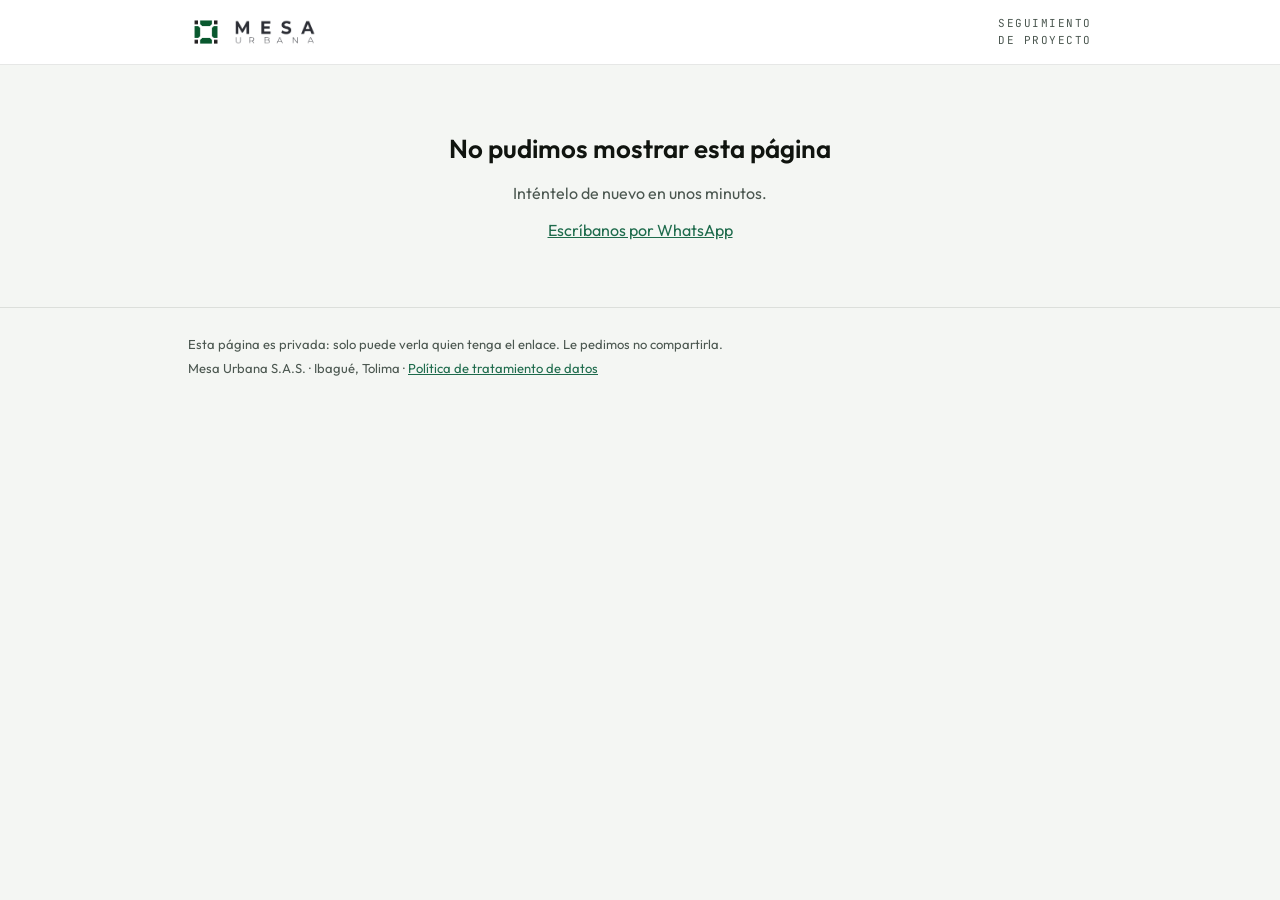
<file: seguimiento/privado/plantilla.html>
<!DOCTYPE html>
<html lang="es">
<head>
<meta charset="utf-8">
<meta name="viewport" content="width=device-width, initial-scale=1">
<meta name="robots" content="noindex, nofollow, noarchive">
<meta name="referrer" content="no-referrer">
<title>Seguimiento del proyecto — Mesa Urbana S.A.S.</title>
<link rel="icon" type="image/png" href="/assets/favicon-32.png">
<link rel="preconnect" href="https://fonts.googleapis.com">
<link rel="preconnect" href="https://fonts.gstatic.com" crossorigin>
<link href="https://fonts.googleapis.com/css2?family=Outfit:wght@300;400;500;600;700&family=JetBrains+Mono:wght@400;500&display=swap" rel="stylesheet">
<style>
  :root {
    --verde-950: #0A2A1F; --verde-900: #0D3324; --verde-600: #1E6B4C; --verde-500: #278860;
    --hueso: #F4F6F3; --tinta: #10140F; --gris: #4B5750; --linea: rgba(16,20,15,.10);
    --ambar: #9A6A12; --ambar-fondo: #FBF3E2; --naranja: #A64B12; --naranja-fondo: #FCEEE4;
  }
  * { box-sizing: border-box; }
  html { -webkit-text-size-adjust: 100%; }
  body { margin: 0; background: var(--hueso); color: var(--tinta); font-family: Outfit, system-ui, sans-serif; font-size: 16px; line-height: 1.55; -webkit-font-smoothing: antialiased; }
  a { color: var(--verde-600); }
  .contenedor { max-width: 960px; margin: 0 auto; padding: 0 16px; }
  @media (min-width: 640px) { .contenedor { padding: 0 28px; } }

  /* barra superior */
  .barra { background: #fff; border-bottom: 1px solid var(--linea); }
  .barra .contenedor { display: flex; align-items: center; justify-content: space-between; gap: 12px; height: 64px; }
  .marca { display: flex; align-items: center; gap: 10px; text-decoration: none; }
  .marca img.iso { width: 36px; height: 36px; object-fit: contain; }
  .marca img.palabra { height: 26px; width: auto; }
  .etiqueta-barra { font-family: "JetBrains Mono", monospace; font-size: 11px; letter-spacing: .14em; text-transform: uppercase; color: var(--gris); text-align: right; }

  /* cabecera del proyecto */
  .cabecera { background: var(--verde-950); color: var(--hueso); padding: 36px 0 40px; }
  .cabecera .rotulo { font-family: "JetBrains Mono", monospace; font-size: 11px; letter-spacing: .18em; text-transform: uppercase; color: rgba(244,246,243,.6); margin: 0; }
  .cabecera h1 { font-size: clamp(28px, 6vw, 44px); line-height: 1.08; font-weight: 600; letter-spacing: -.02em; margin: 10px 0 0; }
  .cabecera .servicio { margin: 10px 0 0; font-size: 17px; color: rgba(244,246,243,.85); }
  .datos-cabecera { display: flex; flex-wrap: wrap; gap: 8px 22px; margin-top: 22px; font-size: 14px; color: rgba(244,246,243,.75); }
  .datos-cabecera b { color: var(--hueso); font-weight: 500; }
  .estado-proyecto { display: inline-flex; align-items: center; gap: 8px; margin-top: 22px; padding: 6px 12px; border-radius: 999px; background: rgba(244,246,243,.10); border: 1px solid rgba(244,246,243,.18); font-size: 13px; font-weight: 500; }
  .estado-proyecto::before { content: ""; width: 8px; height: 8px; border-radius: 50%; background: #6FD3A2; }
  .estado-proyecto.pausa::before { background: #E8C46A; }
  .estado-proyecto.inicio::before { background: #9BC3F0; }
  .estado-proyecto.fin::before { background: rgba(244,246,243,.55); }

  /* secciones */
  main { padding: 28px 0 56px; }
  .tarjeta { background: #fff; border: 1px solid var(--linea); border-radius: 16px; padding: 22px 20px; margin-top: 16px; }
  @media (min-width: 640px) { .tarjeta { padding: 28px 30px; } }
  .tarjeta h2 { margin: 0; font-size: 20px; font-weight: 600; letter-spacing: -.01em; }
  .tarjeta .ayuda { margin: 4px 0 0; color: var(--gris); font-size: 14px; }
  .resumen { font-size: 17px; line-height: 1.6; margin: 12px 0 0; white-space: pre-line; }
  .tarjeta.bienvenida { margin-top: 0; border-left: 4px solid var(--verde-500); }
  .tarjeta.bienvenida .saludo { font-size: 17px; line-height: 1.65; margin: 0; white-space: pre-line; }
  .tarjeta.bienvenida .firma { margin: 14px 0 0; font-size: 14px; color: var(--gris); }
  .tarjeta.bienvenida .firma b { color: var(--tinta); font-weight: 500; }
  .vacio { color: var(--gris); font-size: 15px; margin: 14px 0 0; }
  .rejilla { display: grid; gap: 16px; }
  @media (min-width: 760px) { .rejilla.dos { grid-template-columns: 1fr 1fr; align-items: start; } .rejilla.dos .tarjeta { margin-top: 0; } }
  .rejilla.dos { margin-top: 16px; }

  /* lista de hitos */
  .lista { list-style: none; margin: 14px 0 0; padding: 0; }
  .lista li { display: grid; grid-template-columns: 92px 1fr; gap: 4px 16px; padding: 14px 0; border-top: 1px solid var(--linea); }
  .lista li:first-child { border-top: 0; }
  .lista .cuando { font-family: "JetBrains Mono", monospace; font-size: 12.5px; color: var(--gris); padding-top: 3px; line-height: 1.4; }
  .lista .que { min-width: 0; }
  .lista .titulo { font-weight: 500; }
  .lista .detalle { color: var(--gris); font-size: 14.5px; margin-top: 2px; }
  .lista .ver { display: inline-block; margin-top: 6px; font-size: 14px; font-weight: 500; text-decoration: none; }
  .lista .ver:hover { text-decoration: underline; }
  .lista li.sin-fecha { grid-template-columns: 1fr; }
  @media (max-width: 420px) { .lista li { grid-template-columns: 1fr; } .lista .cuando { padding-top: 0; } }

  .chip { display: inline-block; font-size: 12px; font-weight: 500; padding: 2px 9px; border-radius: 999px; margin-left: 8px; vertical-align: 2px; white-space: nowrap; }
  .chip.hecho { background: #EAF1EC; color: var(--verde-600); }
  .chip.curso { background: var(--verde-600); color: #fff; }
  .chip.proximo { background: var(--ambar-fondo); color: var(--ambar); }
  .chip.tipo { background: var(--hueso); color: var(--gris); }

  /* cronograma */
  .avance { margin-top: 16px; }
  .avance .texto { font-size: 14px; color: var(--gris); }
  .avance .barra-avance { height: 8px; background: var(--hueso); border-radius: 999px; overflow: hidden; margin-top: 8px; }
  .avance .barra-avance span { display: block; height: 100%; background: var(--verde-500); border-radius: 999px; }
  .linea-tiempo { list-style: none; margin: 18px 0 0; padding: 0; position: relative; }
  .linea-tiempo li { position: relative; padding: 0 0 20px 30px; }
  .linea-tiempo li:last-child { padding-bottom: 0; }
  .linea-tiempo li::before { content: ""; position: absolute; left: 7px; top: 22px; bottom: -2px; width: 2px; background: var(--linea); }
  .linea-tiempo li:last-child::before { display: none; }
  .linea-tiempo li.hecho::before { background: rgba(30,107,76,.45); }
  .linea-tiempo .punto { position: absolute; left: 0; top: 4px; width: 16px; height: 16px; border-radius: 50%; border: 2px solid var(--linea); background: #fff; }
  .linea-tiempo .hecho .punto { background: var(--verde-600); border-color: var(--verde-600); }
  .linea-tiempo .hecho .punto::after { content: ""; position: absolute; left: 4px; top: 1px; width: 4px; height: 8px; border: solid #fff; border-width: 0 2px 2px 0; transform: rotate(45deg); }
  .linea-tiempo .curso .punto { border-color: var(--verde-500); box-shadow: 0 0 0 4px rgba(39,136,96,.18); }
  .linea-tiempo .curso .punto::after { content: ""; position: absolute; inset: 3px; border-radius: 50%; background: var(--verde-500); }
  .linea-tiempo .titulo { font-weight: 500; }
  .linea-tiempo .hecho .titulo { color: var(--gris); }
  .linea-tiempo .meta { font-family: "JetBrains Mono", monospace; font-size: 12.5px; color: var(--gris); margin-top: 2px; }
  .linea-tiempo .detalle { color: var(--gris); font-size: 14.5px; margin-top: 2px; }

  /* lo que necesitamos de usted */
  .tarjeta.pide { background: var(--naranja-fondo); border-color: rgba(166,75,18,.18); }
  .tarjeta.pide h2 { color: var(--naranja); }
  .tarjeta.pide .lista li { border-top-color: rgba(166,75,18,.15); }

  /* contacto */
  .contacto { display: flex; flex-wrap: wrap; gap: 10px; margin-top: 16px; }
  .boton { display: inline-flex; align-items: center; gap: 8px; padding: 11px 18px; border-radius: 999px; font-size: 15px; font-weight: 500; text-decoration: none; border: 1px solid var(--linea); color: var(--tinta); background: #fff; }
  .boton.principal { background: var(--verde-950); color: var(--hueso); border-color: var(--verde-950); }
  .boton:hover { filter: brightness(.96); }

  footer { border-top: 1px solid var(--linea); padding: 22px 0 40px; color: var(--gris); font-size: 13px; }
  footer p { margin: 4px 0; }

  /* mensaje de error */
  .mensaje { max-width: 560px; margin: 64px auto; text-align: center; }
  .mensaje h1 { font-size: 26px; font-weight: 600; margin: 0; }
  .mensaje p { color: var(--gris); margin: 12px 0 0; }
</style>
</head>
<body>
<header class="barra">
  <div class="contenedor">
    <a class="marca" href="/" aria-label="Mesa Urbana, ir a la página principal">
      <img class="iso" src="/assets/isotipo.png" alt="">
      <img class="palabra" src="/assets/wordmark.png" alt="Mesa Urbana">
    </a>
    <span class="etiqueta-barra">Seguimiento<br>de proyecto</span>
  </div>
</header>

<div id="contenido"></div>

<footer>
  <div class="contenedor">
    <p>Esta página es privada: solo puede verla quien tenga el enlace. Le pedimos no compartirla.</p>
    <p>Mesa Urbana S.A.S. · Ibagué, Tolima · <a href="/politica-de-datos.html">Política de tratamiento de datos</a></p>
  </div>
</footer>

<script id="datos" type="application/json">__DATOS_JSON__</script>
<script>
(function () {
  'use strict';

  var raiz = document.getElementById('contenido');
  var datos = null;
  try { datos = JSON.parse(document.getElementById('datos').textContent); } catch (e) { datos = null; }

  var WHATSAPP = 'https://wa.me/573133201358';
  var CORREO = 'contacto@mesaurbanaarquitectos.com';

  // ---------- utilidades ----------
  function el(etiqueta, clase, texto) {
    var n = document.createElement(etiqueta);
    if (clase) n.className = clase;
    if (texto !== undefined && texto !== null && texto !== '') n.textContent = texto;
    return n;
  }
  function enlaceSeguro(url) { return /^https?:\/\//i.test(url || '') ? url : ''; }

  var MESES = ['ene', 'feb', 'mar', 'abr', 'may', 'jun', 'jul', 'ago', 'sep', 'oct', 'nov', 'dic'];
  var MESES_LARGOS = ['enero', 'febrero', 'marzo', 'abril', 'mayo', 'junio', 'julio', 'agosto', 'septiembre', 'octubre', 'noviembre', 'diciembre'];

  // Fecha de Notion: "2026-10-05" (solo día) o "2026-10-05T10:00:00.000-05:00" (con hora).
  function partes(iso) {
    if (!iso) return null;
    var soloDia = /^\d{4}-\d{2}-\d{2}$/.test(iso);
    if (soloDia) {
      var p = iso.split('-');
      return { a: +p[0], m: +p[1] - 1, d: +p[2], hora: null, clave: iso };
    }
    var f = new Date(iso);
    if (isNaN(f)) return null;
    var fmt = new Intl.DateTimeFormat('en-CA', { timeZone: 'America/Bogota', year: 'numeric', month: '2-digit', day: '2-digit', hour: '2-digit', minute: '2-digit', hour12: false });
    var o = {};
    fmt.formatToParts(f).forEach(function (x) { o[x.type] = x.value; });
    var h = +o.hour % 24, mi = o.minute;
    var hora = (h % 12 || 12) + ':' + mi + (h < 12 ? ' a. m.' : ' p. m.');
    return { a: +o.year, m: +o.month - 1, d: +o.day, hora: hora, clave: o.year + '-' + o.month + '-' + o.day };
  }
  function textoFecha(fecha) {
    if (!fecha || !fecha.inicio) return 'Por definir';
    var i = partes(fecha.inicio), f = partes(fecha.fin);
    if (!i) return 'Por definir';
    var txt;
    if (f && f.clave !== i.clave) {
      txt = i.d + ' ' + MESES[i.m] + (i.a !== f.a ? ' ' + i.a : '') + ' – ' + f.d + ' ' + MESES[f.m] + ' ' + f.a;
    } else {
      txt = i.d + ' ' + MESES[i.m] + ' ' + i.a;
    }
    if (i.hora) txt += ' · ' + i.hora;
    return txt;
  }
  function claveOrden(h) { var p = h.fecha && partes(h.fecha.inicio); return p ? p.clave + (h.fecha.inicio || '') : '9999'; }
  function hoyBogota() {
    var o = {};
    new Intl.DateTimeFormat('en-CA', { timeZone: 'America/Bogota', year: 'numeric', month: '2-digit', day: '2-digit' })
      .formatToParts(new Date()).forEach(function (x) { o[x.type] = x.value; });
    return o.year + '-' + o.month + '-' + o.day;
  }
  function ordenar(lista) { return lista.slice().sort(function (a, b) { return claveOrden(a) < claveOrden(b) ? -1 : claveOrden(a) > claveOrden(b) ? 1 : 0; }); }

  function chipEstado(estado, tipo) {
    if (tipo === 'Pendiente del cliente' && estado !== 'Hecho') return el('span', 'chip proximo', 'Pendiente');
    if (estado === 'Hecho') return el('span', 'chip hecho', 'Hecho');
    if (estado === 'En curso') return el('span', 'chip curso', 'En curso');
    return el('span', 'chip proximo', 'Próximo');
  }

  function tarjeta(titulo, ayuda, clase) {
    var t = el('section', 'tarjeta' + (clase ? ' ' + clase : ''));
    t.appendChild(el('h2', null, titulo));
    if (ayuda) t.appendChild(el('p', 'ayuda', ayuda));
    return t;
  }

  function listaHitos(hitos, opciones) {
    opciones = opciones || {};
    var ul = el('ul', 'lista');
    hitos.forEach(function (h) {
      var li = el('li');
      // en «Lo que necesitamos de usted» un pendiente sin fecha no lleva «Por definir»
      if (opciones.ocultarSinFecha && !(h.fecha && h.fecha.inicio)) li.className = 'sin-fecha';
      else li.appendChild(el('div', 'cuando', textoFecha(h.fecha)));
      var que = el('div', 'que');
      var t = el('div', 'titulo', h.titulo);
      if (opciones.estado === 'curso') { if (h.estado === 'En curso') t.appendChild(chipEstado(h.estado, h.tipo)); }
      else if (opciones.estado !== false) t.appendChild(chipEstado(h.estado, h.tipo));
      if (opciones.tipo && h.tipo && h.tipo !== 'Etapa') t.appendChild(el('span', 'chip tipo', h.tipo));
      que.appendChild(t);
      if (h.detalle) que.appendChild(el('div', 'detalle', h.detalle));
      var url = enlaceSeguro(h.enlace);
      if (url) {
        var a = el('a', 'ver', h.tipo === 'Reunión' ? 'Abrir enlace de la reunión →' : 'Ver documento →');
        a.href = url; a.target = '_blank'; a.rel = 'noopener noreferrer';
        que.appendChild(a);
      }
      li.appendChild(que);
      ul.appendChild(li);
    });
    return ul;
  }

  // ---------- pantallas ----------
  function pintarMensaje(titulo, texto) {
    var c = el('div', 'contenedor');
    var m = el('div', 'mensaje');
    m.appendChild(el('h1', null, titulo));
    m.appendChild(el('p', null, texto));
    var p = el('p');
    var a = el('a', null, 'Escríbanos por WhatsApp'); a.href = WHATSAPP; a.target = '_blank'; a.rel = 'noopener noreferrer';
    p.appendChild(a);
    m.appendChild(p);
    c.appendChild(m);
    raiz.appendChild(c);
    document.title = titulo + ' — Mesa Urbana S.A.S.';
  }

  function pintarPortal(d) {
    var p = d.proyecto || {};
    var hitos = Array.isArray(d.hitos) ? d.hitos.filter(function (h) { return h && h.titulo; }) : [];
    document.title = (p.nombre ? p.nombre + ' · ' : '') + 'Seguimiento — Mesa Urbana S.A.S.';

    // cabecera
    var cab = el('section', 'cabecera');
    var cc = el('div', 'contenedor');
    cc.appendChild(el('p', 'rotulo', 'Seguimiento del proyecto'));
    cc.appendChild(el('h1', null, p.nombre || 'Proyecto'));
    if (p.servicio) cc.appendChild(el('p', 'servicio', p.servicio));
    var dc = el('div', 'datos-cabecera');
    function dato(etq, val) { if (!val) return; var s = el('span'); s.appendChild(document.createTextNode(etq + ': ')); s.appendChild(el('b', null, val)); dc.appendChild(s); }
    dato('Cliente', p.cliente);
    dato('Ubicación', p.ubicacion);
    dato('Le atiende', p.responsable);
    if (dc.childNodes.length) cc.appendChild(dc);
    if (p.estado) {
      var clases = { 'En pausa': ' pausa', 'Por iniciar': ' inicio', 'Terminado': ' fin' };
      cc.appendChild(el('span', 'estado-proyecto' + (clases[p.estado] || ''), p.estado));
    }
    cab.appendChild(cc);
    raiz.appendChild(cab);

    var main = el('main');
    var cont = el('div', 'contenedor');
    main.appendChild(cont);
    raiz.appendChild(main);

    var hoy = hoyBogota();
    var porTipo = function (t) { return hitos.filter(function (h) { return h.tipo === t; }); };
    var etapas = ordenar(hitos.filter(function (h) { return h.tipo === 'Etapa' || h.tipo === 'Entrega'; }));
    var reuniones = ordenar(porTipo('Reunión'));
    var entregadas = ordenar(porTipo('Entrega').filter(function (h) { return h.estado === 'Hecho'; })).reverse();
    var pendientes = ordenar(porTipo('Pendiente del cliente').filter(function (h) { return h.estado !== 'Hecho'; }));
    var novedades = ordenar(porTipo('Novedad')).reverse();
    var viene = ordenar(hitos.filter(function (h) { return h.tipo !== 'Pendiente del cliente' && h.tipo !== 'Novedad' && h.estado !== 'Hecho'; }));
    // primero lo que está en curso, luego lo próximo
    viene.sort(function (a, b) { return (a.estado === 'En curso' ? 0 : 1) - (b.estado === 'En curso' ? 0 : 1); });

    // 0. bienvenida (opcional)
    if (p.bienvenida) {
      var tb = el('section', 'tarjeta bienvenida');
      tb.appendChild(el('p', 'saludo', p.bienvenida));
      var firma = el('p', 'firma');
      if (p.responsable) { firma.appendChild(el('b', null, p.responsable)); firma.appendChild(document.createTextNode(' · ')); }
      firma.appendChild(document.createTextNode('Mesa Urbana S.A.S.'));
      tb.appendChild(firma);
      cont.appendChild(tb);
    }

    // 1. en este momento
    var t1 = tarjeta('En este momento');
    if (p.resumen) t1.appendChild(el('p', 'resumen', p.resumen));
    else t1.appendChild(el('p', 'vacio', 'Pronto publicaremos aquí el estado del proyecto.'));
    if (d.actualizado) {
      var a = partes(String(d.actualizado));
      if (a) t1.appendChild(el('p', 'ayuda', 'Actualizado el ' + a.d + ' de ' + MESES_LARGOS[a.m] + ' de ' + a.a + '.'));
    }
    cont.appendChild(t1);

    // 2. lo que viene + lo que necesitamos de usted
    var fila = el('div', 'rejilla' + (pendientes.length ? ' dos' : ''));
    var t2 = tarjeta('Lo que viene', 'Los siguientes pasos del proyecto.');
    if (viene.length) t2.appendChild(listaHitos(viene.slice(0, 5), { tipo: true, estado: 'curso' }));
    else t2.appendChild(el('p', 'vacio', 'No hay pasos pendientes por ahora.'));
    fila.appendChild(t2);
    if (pendientes.length) {
      var t3 = tarjeta('Lo que necesitamos de usted', 'Para que el proyecto avance sin demoras.', 'pide');
      t3.appendChild(listaHitos(pendientes, { estado: false, ocultarSinFecha: true }));
      fila.appendChild(t3);
    }
    cont.appendChild(fila);

    // 3. cronograma
    var t4 = tarjeta('Cronograma', 'Etapas y entregas, de principio a fin. Los plazos se cuentan en días hábiles, según lo pactado.');
    if (etapas.length) {
      var hechas = etapas.filter(function (h) { return h.estado === 'Hecho'; }).length;
      var av = el('div', 'avance');
      av.appendChild(el('div', 'texto', hechas + ' de ' + etapas.length + ' completadas'));
      var barra = el('div', 'barra-avance'); var relleno = el('span');
      relleno.style.width = Math.round(100 * hechas / etapas.length) + '%';
      barra.appendChild(relleno); av.appendChild(barra);
      t4.appendChild(av);
      var ol = el('ol', 'linea-tiempo');
      etapas.forEach(function (h) {
        var li = el('li', h.estado === 'Hecho' ? 'hecho' : h.estado === 'En curso' ? 'curso' : 'proximo');
        li.appendChild(el('span', 'punto'));
        var tt = el('div', 'titulo', h.titulo);
        if (h.estado === 'En curso') tt.appendChild(chipEstado(h.estado, h.tipo));
        if (h.tipo === 'Entrega') tt.appendChild(el('span', 'chip tipo', 'Entrega'));
        li.appendChild(tt);
        li.appendChild(el('div', 'meta', textoFecha(h.fecha)));
        if (h.detalle) li.appendChild(el('div', 'detalle', h.detalle));
        ol.appendChild(li);
      });
      t4.appendChild(ol);
    } else {
      t4.appendChild(el('p', 'vacio', 'El cronograma se publicará aquí en cuanto quede definido.'));
    }
    cont.appendChild(t4);

    // 3b. novedades: el compromiso se muestra siempre, a todos los clientes
    var tn = tarjeta('Novedades', 'Cualquier novedad, como demoras en las consultas o en la información que necesitamos, se la notificaremos y quedará registrada aquí.');
    if (novedades.length) tn.appendChild(listaHitos(novedades, { estado: false }));
    else tn.appendChild(el('p', 'vacio', 'Sin novedades por ahora.'));
    cont.appendChild(tn);

    // 4. reuniones y entregado
    var fila2 = el('div', 'rejilla dos');
    var t5 = tarjeta('Reuniones');
    var proximas = reuniones.filter(function (h) { return h.estado !== 'Hecho' && (!h.fecha || !partes(h.fecha.inicio) || partes(h.fecha.inicio).clave >= hoy); });
    var pasadas = reuniones.filter(function (h) { return proximas.indexOf(h) === -1; }).reverse();
    if (proximas.length) { t5.appendChild(el('p', 'ayuda', 'Próximas')); t5.appendChild(listaHitos(proximas)); }
    if (pasadas.length) { t5.appendChild(el('p', 'ayuda', proximas.length ? 'Anteriores' : 'Reuniones realizadas')); t5.appendChild(listaHitos(pasadas, { estado: false })); }
    if (!reuniones.length) t5.appendChild(el('p', 'vacio', 'No hay reuniones programadas por ahora.'));
    fila2.appendChild(t5);
    var t6 = tarjeta('Lo entregado');
    if (entregadas.length) t6.appendChild(listaHitos(entregadas, { estado: false }));
    else t6.appendChild(el('p', 'vacio', 'Aquí aparecerá cada documento a medida que lo entreguemos.'));
    fila2.appendChild(t6);
    cont.appendChild(fila2);

    // 5. contacto
    var t7 = tarjeta('¿Tiene alguna pregunta?', 'Escríbanos y le respondemos a la mayor brevedad.');
    var ct = el('div', 'contacto');
    var w = el('a', 'boton principal', 'Escribir por WhatsApp'); w.href = WHATSAPP + '?text=' + encodeURIComponent('Hola, tengo una pregunta sobre el proyecto ' + (p.nombre || '')); w.target = '_blank'; w.rel = 'noopener noreferrer';
    var m = el('a', 'boton', CORREO); m.href = 'mailto:' + CORREO + '?subject=' + encodeURIComponent('Proyecto ' + (p.nombre || ''));
    ct.appendChild(w); ct.appendChild(m);
    t7.appendChild(ct);
    cont.appendChild(t7);
  }

  if (!datos) pintarMensaje('No pudimos mostrar esta página', 'Inténtelo de nuevo en unos minutos.');
  else if (datos.error) pintarMensaje(datos.error.titulo || 'Página no disponible', datos.error.texto || '');
  else pintarPortal(datos);
})();
</script>
</body>
</html>
</file>
<file: assets/styles.css>
*,:after,:before{--tw-border-spacing-x:0;--tw-border-spacing-y:0;--tw-translate-x:0;--tw-translate-y:0;--tw-rotate:0;--tw-skew-x:0;--tw-skew-y:0;--tw-scale-x:1;--tw-scale-y:1;--tw-pan-x: ;--tw-pan-y: ;--tw-pinch-zoom: ;--tw-scroll-snap-strictness:proximity;--tw-gradient-from-position: ;--tw-gradient-via-position: ;--tw-gradient-to-position: ;--tw-ordinal: ;--tw-slashed-zero: ;--tw-numeric-figure: ;--tw-numeric-spacing: ;--tw-numeric-fraction: ;--tw-ring-inset: ;--tw-ring-offset-width:0px;--tw-ring-offset-color:#fff;--tw-ring-color:rgba(59,130,246,.5);--tw-ring-offset-shadow:0 0 #0000;--tw-ring-shadow:0 0 #0000;--tw-shadow:0 0 #0000;--tw-shadow-colored:0 0 #0000;--tw-blur: ;--tw-brightness: ;--tw-contrast: ;--tw-grayscale: ;--tw-hue-rotate: ;--tw-invert: ;--tw-saturate: ;--tw-sepia: ;--tw-drop-shadow: ;--tw-backdrop-blur: ;--tw-backdrop-brightness: ;--tw-backdrop-contrast: ;--tw-backdrop-grayscale: ;--tw-backdrop-hue-rotate: ;--tw-backdrop-invert: ;--tw-backdrop-opacity: ;--tw-backdrop-saturate: ;--tw-backdrop-sepia: ;--tw-contain-size: ;--tw-contain-layout: ;--tw-contain-paint: ;--tw-contain-style: }::backdrop{--tw-border-spacing-x:0;--tw-border-spacing-y:0;--tw-translate-x:0;--tw-translate-y:0;--tw-rotate:0;--tw-skew-x:0;--tw-skew-y:0;--tw-scale-x:1;--tw-scale-y:1;--tw-pan-x: ;--tw-pan-y: ;--tw-pinch-zoom: ;--tw-scroll-snap-strictness:proximity;--tw-gradient-from-position: ;--tw-gradient-via-position: ;--tw-gradient-to-position: ;--tw-ordinal: ;--tw-slashed-zero: ;--tw-numeric-figure: ;--tw-numeric-spacing: ;--tw-numeric-fraction: ;--tw-ring-inset: ;--tw-ring-offset-width:0px;--tw-ring-offset-color:#fff;--tw-ring-color:rgba(59,130,246,.5);--tw-ring-offset-shadow:0 0 #0000;--tw-ring-shadow:0 0 #0000;--tw-shadow:0 0 #0000;--tw-shadow-colored:0 0 #0000;--tw-blur: ;--tw-brightness: ;--tw-contrast: ;--tw-grayscale: ;--tw-hue-rotate: ;--tw-invert: ;--tw-saturate: ;--tw-sepia: ;--tw-drop-shadow: ;--tw-backdrop-blur: ;--tw-backdrop-brightness: ;--tw-backdrop-contrast: ;--tw-backdrop-grayscale: ;--tw-backdrop-hue-rotate: ;--tw-backdrop-invert: ;--tw-backdrop-opacity: ;--tw-backdrop-saturate: ;--tw-backdrop-sepia: ;--tw-contain-size: ;--tw-contain-layout: ;--tw-contain-paint: ;--tw-contain-style: }/*! tailwindcss v3.4.19 | MIT License | https://tailwindcss.com*/*,:after,:before{box-sizing:border-box;border:0 solid #e5e7eb}:after,:before{--tw-content:""}:host,html{line-height:1.5;-webkit-text-size-adjust:100%;-moz-tab-size:4;-o-tab-size:4;tab-size:4;font-family:Outfit,sans-serif;font-feature-settings:normal;font-variation-settings:normal;-webkit-tap-highlight-color:transparent}body{margin:0;line-height:inherit}hr{height:0;color:inherit;border-top-width:1px}abbr:where([title]){-webkit-text-decoration:underline dotted;text-decoration:underline dotted}h1,h2,h3,h4,h5,h6{font-size:inherit;font-weight:inherit}a{color:inherit;text-decoration:inherit}b,strong{font-weight:bolder}code,kbd,pre,samp{font-family:JetBrains Mono,monospace;font-feature-settings:normal;font-variation-settings:normal;font-size:1em}small{font-size:80%}sub,sup{font-size:75%;line-height:0;position:relative;vertical-align:baseline}sub{bottom:-.25em}sup{top:-.5em}table{text-indent:0;border-color:inherit;border-collapse:collapse}button,input,optgroup,select,textarea{font-family:inherit;font-feature-settings:inherit;font-variation-settings:inherit;font-size:100%;font-weight:inherit;line-height:inherit;letter-spacing:inherit;color:inherit;margin:0;padding:0}button,select{text-transform:none}button,input:where([type=button]),input:where([type=reset]),input:where([type=submit]){-webkit-appearance:button;background-color:transparent;background-image:none}:-moz-focusring{outline:auto}:-moz-ui-invalid{box-shadow:none}progress{vertical-align:baseline}::-webkit-inner-spin-button,::-webkit-outer-spin-button{height:auto}[type=search]{-webkit-appearance:textfield;outline-offset:-2px}::-webkit-search-decoration{-webkit-appearance:none}::-webkit-file-upload-button{-webkit-appearance:button;font:inherit}summary{display:list-item}blockquote,dd,dl,figure,h1,h2,h3,h4,h5,h6,hr,p,pre{margin:0}fieldset{margin:0}fieldset,legend{padding:0}menu,ol,ul{list-style:none;margin:0;padding:0}dialog{padding:0}textarea{resize:vertical}input::-moz-placeholder,textarea::-moz-placeholder{opacity:1;color:#9ca3af}input::placeholder,textarea::placeholder{opacity:1;color:#9ca3af}[role=button],button{cursor:pointer}:disabled{cursor:default}audio,canvas,embed,iframe,img,object,svg,video{display:block;vertical-align:middle}img,video{max-width:100%;height:auto}[hidden]:where(:not([hidden=until-found])){display:none}.container{width:100%}@media (min-width:640px){.container{max-width:640px}}@media (min-width:768px){.container{max-width:768px}}@media (min-width:1024px){.container{max-width:1024px}}@media (min-width:1280px){.container{max-width:1280px}}@media (min-width:1536px){.container{max-width:1536px}}.pointer-events-none{pointer-events:none}.fixed{position:fixed}.absolute{position:absolute}.relative{position:relative}.sticky{position:sticky}.inset-0{inset:0}.inset-x-0{left:0;right:0}.inset-y-0{top:0;bottom:0}.bottom-5{bottom:1.25rem}.bottom-6{bottom:1.5rem}.left-0{left:0}.left-1\/2{left:50%}.left-3{left:.75rem}.right-0{right:0}.right-3{right:.75rem}.right-4{right:1rem}.right-5{right:1.25rem}.top-0{top:0}.top-1\/2{top:50%}.top-4{top:1rem}.top-5{top:1.25rem}.top-7{top:1.75rem}.z-10{z-index:10}.z-50{z-index:50}.z-\[100\]{z-index:100}.z-\[90\]{z-index:90}.mx-auto{margin-left:auto;margin-right:auto}.-mr-2{margin-right:-.5rem}.ml-auto{margin-left:auto}.mt-1{margin-top:.25rem}.mt-10{margin-top:2.5rem}.mt-14{margin-top:3.5rem}.mt-16{margin-top:4rem}.mt-2{margin-top:.5rem}.mt-2\.5{margin-top:.625rem}.mt-20{margin-top:5rem}.mt-3{margin-top:.75rem}.mt-4{margin-top:1rem}.mt-5{margin-top:1.25rem}.mt-6{margin-top:1.5rem}.mt-8{margin-top:2rem}.mt-9{margin-top:2.25rem}.block{display:block}.flex{display:flex}.inline-flex{display:inline-flex}.grid{display:grid}.hidden{display:none}.aspect-\[16\/9\]{aspect-ratio:16/9}.aspect-\[3\/4\]{aspect-ratio:3/4}.aspect-\[4\/3\]{aspect-ratio:4/3}.aspect-\[4\/5\]{aspect-ratio:4/5}.aspect-square{aspect-ratio:1/1}.h-1\.5{height:.375rem}.h-10{height:2.5rem}.h-11{height:2.75rem}.h-12{height:3rem}.h-16{height:4rem}.h-20{height:5rem}.h-6{height:1.5rem}.h-8{height:2rem}.h-9{height:2.25rem}.h-\[46px\]{height:46px}.h-\[64px\]{height:64px}.h-auto{height:auto}.h-full{height:100%}.h-px{height:1px}.max-h-\[72vh\]{max-height:72vh}.max-h-\[90vh\]{max-height:90vh}.max-h-\[92vh\]{max-height:92vh}.min-h-\[100dvh\]{min-height:100dvh}.min-h-\[170px\]{min-height:170px}.w-10{width:2.5rem}.w-11{width:2.75rem}.w-16{width:4rem}.w-6{width:1.5rem}.w-7{width:1.75rem}.w-8{width:2rem}.w-9{width:2.25rem}.w-\[64px\]{width:64px}.w-\[86vw\]{width:86vw}.w-auto{width:auto}.w-fit{width:-moz-fit-content;width:fit-content}.w-full{width:100%}.min-w-0{min-width:0}.max-w-2xl{max-width:42rem}.max-w-3xl{max-width:48rem}.max-w-4xl{max-width:56rem}.max-w-\[1400px\]{max-width:1400px}.max-w-\[1760px\]{max-width:1760px}.max-w-\[320px\]{max-width:320px}.max-w-\[85\%\]{max-width:85%}.max-w-full{max-width:100%}.max-w-lg{max-width:32rem}.max-w-md{max-width:28rem}.max-w-sm{max-width:24rem}.max-w-xl{max-width:36rem}.max-w-xs{max-width:20rem}.flex-1{flex:1 1 0%}.shrink-0{flex-shrink:0}.origin-bottom-right{transform-origin:bottom right}.-translate-x-1\/2{--tw-translate-x:-50%}.-translate-x-1\/2,.-translate-y-1\/2{transform:translate(var(--tw-translate-x),var(--tw-translate-y)) rotate(var(--tw-rotate)) skewX(var(--tw-skew-x)) skewY(var(--tw-skew-y)) scaleX(var(--tw-scale-x)) scaleY(var(--tw-scale-y))}.-translate-y-1\/2{--tw-translate-y:-50%}.translate-y-1{--tw-translate-y:0.25rem}.transform,.translate-y-1{transform:translate(var(--tw-translate-x),var(--tw-translate-y)) rotate(var(--tw-rotate)) skewX(var(--tw-skew-x)) skewY(var(--tw-skew-y)) scaleX(var(--tw-scale-x)) scaleY(var(--tw-scale-y))}.resize-none{resize:none}.grid-cols-1{grid-template-columns:repeat(1,minmax(0,1fr))}.grid-cols-3{grid-template-columns:repeat(3,minmax(0,1fr))}.flex-col{flex-direction:column}.flex-wrap{flex-wrap:wrap}.items-end{align-items:flex-end}.items-center{align-items:center}.justify-center{justify-content:center}.justify-between{justify-content:space-between}.gap-1\.5{gap:.375rem}.gap-10{gap:2.5rem}.gap-12{gap:3rem}.gap-14{gap:3.5rem}.gap-2{gap:.5rem}.gap-2\.5{gap:.625rem}.gap-3{gap:.75rem}.gap-4{gap:1rem}.gap-5{gap:1.25rem}.gap-6{gap:1.5rem}.gap-8{gap:2rem}.gap-x-6{-moz-column-gap:1.5rem;column-gap:1.5rem}.gap-y-12{row-gap:3rem}.space-y-4>:not([hidden])~:not([hidden]){--tw-space-y-reverse:0;margin-top:calc(1rem*(1 - var(--tw-space-y-reverse)));margin-bottom:calc(1rem*var(--tw-space-y-reverse))}.overflow-hidden{overflow:hidden}.overflow-y-auto{overflow-y:auto}.truncate{overflow:hidden;text-overflow:ellipsis}.truncate,.whitespace-nowrap{white-space:nowrap}.rounded-2xl{border-radius:1rem}.rounded-full{border-radius:9999px}.rounded-lg{border-radius:.5rem}.rounded-xl{border-radius:.75rem}.rounded-tl-sm{border-top-left-radius:.125rem}.border{border-width:1px}.border-t{border-top-width:1px}.border-bone\/10{border-color:rgba(244,246,243,.1)}.border-bone\/15{border-color:rgba(244,246,243,.15)}.border-bone\/20{border-color:rgba(244,246,243,.2)}.border-bone\/25{border-color:rgba(244,246,243,.25)}.border-forest-600{--tw-border-opacity:1;border-color:rgb(30 107 76/var(--tw-border-opacity,1))}.border-ink\/10{border-color:rgba(16,20,15,.1)}.border-ink\/15{border-color:rgba(16,20,15,.15)}.bg-\[\#25D366\]{--tw-bg-opacity:1;background-color:rgb(37 211 102/var(--tw-bg-opacity,1))}.bg-\[\#ECE5DD\]{--tw-bg-opacity:1;background-color:rgb(236 229 221/var(--tw-bg-opacity,1))}.bg-black\/15{background-color:rgba(0,0,0,.15)}.bg-bone{--tw-bg-opacity:1;background-color:rgb(244 246 243/var(--tw-bg-opacity,1))}.bg-bone\/25{background-color:rgba(244,246,243,.25)}.bg-bone\/\[0\.06\]{background-color:rgba(244,246,243,.06)}.bg-forest-600{--tw-bg-opacity:1;background-color:rgb(30 107 76/var(--tw-bg-opacity,1))}.bg-forest-600\/10{background-color:rgba(30,107,76,.1)}.bg-forest-900{--tw-bg-opacity:1;background-color:rgb(13 51 36/var(--tw-bg-opacity,1))}.bg-forest-950{--tw-bg-opacity:1;background-color:rgb(10 42 31/var(--tw-bg-opacity,1))}.bg-forest-950\/40{background-color:rgba(10,42,31,.4)}.bg-forest-950\/60{background-color:rgba(10,42,31,.6)}.bg-forest-950\/70{background-color:rgba(10,42,31,.7)}.bg-forest-950\/90{background-color:rgba(10,42,31,.9)}.bg-ink\/10{background-color:rgba(16,20,15,.1)}.bg-ink\/15{background-color:rgba(16,20,15,.15)}.bg-white{--tw-bg-opacity:1;background-color:rgb(255 255 255/var(--tw-bg-opacity,1))}.bg-white\/80{background-color:hsla(0,0%,100%,.8)}.bg-gradient-to-l{background-image:linear-gradient(to left,var(--tw-gradient-stops))}.bg-gradient-to-r{background-image:linear-gradient(to right,var(--tw-gradient-stops))}.bg-gradient-to-t{background-image:linear-gradient(to top,var(--tw-gradient-stops))}.from-forest-950{--tw-gradient-from:#0a2a1f var(--tw-gradient-from-position);--tw-gradient-to:rgba(10,42,31,0) var(--tw-gradient-to-position);--tw-gradient-stops:var(--tw-gradient-from),var(--tw-gradient-to)}.from-forest-950\/70{--tw-gradient-from:rgba(10,42,31,.7) var(--tw-gradient-from-position);--tw-gradient-to:rgba(10,42,31,0) var(--tw-gradient-to-position);--tw-gradient-stops:var(--tw-gradient-from),var(--tw-gradient-to)}.from-forest-950\/85{--tw-gradient-from:rgba(10,42,31,.85) var(--tw-gradient-from-position);--tw-gradient-to:rgba(10,42,31,0) var(--tw-gradient-to-position);--tw-gradient-stops:var(--tw-gradient-from),var(--tw-gradient-to)}.from-white{--tw-gradient-from:#fff var(--tw-gradient-from-position);--tw-gradient-to:hsla(0,0%,100%,0) var(--tw-gradient-to-position);--tw-gradient-stops:var(--tw-gradient-from),var(--tw-gradient-to)}.via-forest-950\/10{--tw-gradient-to:rgba(10,42,31,0) var(--tw-gradient-to-position);--tw-gradient-stops:var(--tw-gradient-from),rgba(10,42,31,.1) var(--tw-gradient-via-position),var(--tw-gradient-to)}.via-forest-950\/55{--tw-gradient-to:rgba(10,42,31,0) var(--tw-gradient-to-position);--tw-gradient-stops:var(--tw-gradient-from),rgba(10,42,31,.55) var(--tw-gradient-via-position),var(--tw-gradient-to)}.to-forest-950\/25{--tw-gradient-to:rgba(10,42,31,.25) var(--tw-gradient-to-position)}.to-transparent{--tw-gradient-to:transparent var(--tw-gradient-to-position)}.object-contain{-o-object-fit:contain;object-fit:contain}.object-cover{-o-object-fit:cover;object-fit:cover}.p-2{padding:.5rem}.p-3{padding:.75rem}.p-4{padding:1rem}.p-5{padding:1.25rem}.p-6{padding:1.5rem}.p-7{padding:1.75rem}.p-8{padding:2rem}.px-2\.5{padding-left:.625rem;padding-right:.625rem}.px-4{padding-left:1rem;padding-right:1rem}.px-5{padding-left:1.25rem;padding-right:1.25rem}.px-6{padding-left:1.5rem;padding-right:1.5rem}.py-1{padding-top:.25rem;padding-bottom:.25rem}.py-14{padding-top:3.5rem;padding-bottom:3.5rem}.py-16{padding-top:4rem;padding-bottom:4rem}.py-2{padding-top:.5rem;padding-bottom:.5rem}.py-2\.5{padding-top:.625rem;padding-bottom:.625rem}.py-24{padding-top:6rem;padding-bottom:6rem}.py-3{padding-top:.75rem;padding-bottom:.75rem}.py-3\.5{padding-top:.875rem;padding-bottom:.875rem}.py-4{padding-top:1rem;padding-bottom:1rem}.py-5{padding-top:1.25rem;padding-bottom:1.25rem}.py-6{padding-top:1.5rem;padding-bottom:1.5rem}.pb-14{padding-bottom:3.5rem}.pb-24{padding-bottom:6rem}.pl-2{padding-left:.5rem}.pr-14{padding-right:3.5rem}.pr-5{padding-right:1.25rem}.pr-8{padding-right:2rem}.pt-10{padding-top:2.5rem}.pt-24{padding-top:6rem}.pt-28{padding-top:7rem}.pt-6{padding-top:1.5rem}.text-left{text-align:left}.text-center{text-align:center}.text-justify{text-align:justify}.font-mono{font-family:JetBrains Mono,monospace}.text-2xl{font-size:1.5rem;line-height:2rem}.text-3xl{font-size:1.875rem;line-height:2.25rem}.text-4xl{font-size:2.25rem;line-height:2.5rem}.text-\[10\.5px\]{font-size:10.5px}.text-\[10px\]{font-size:10px}.text-\[11px\]{font-size:11px}.text-\[12\.5px\]{font-size:12.5px}.text-\[12px\]{font-size:12px}.text-\[13\.5px\]{font-size:13.5px}.text-\[13px\]{font-size:13px}.text-\[14px\]{font-size:14px}.text-\[15px\]{font-size:15px}.text-\[16px\]{font-size:16px}.text-base{font-size:1rem;line-height:1.5rem}.text-lg{font-size:1.125rem}.text-lg,.text-xl{line-height:1.75rem}.text-xl{font-size:1.25rem}.font-medium{font-weight:500}.font-semibold{font-weight:600}.uppercase{text-transform:uppercase}.leading-\[1\.05\]{line-height:1.05}.leading-relaxed{line-height:1.625}.leading-snug{line-height:1.375}.leading-tight{line-height:1.25}.tracking-\[0\.14em\]{letter-spacing:.14em}.tracking-\[0\.16em\]{letter-spacing:.16em}.tracking-\[0\.18em\]{letter-spacing:.18em}.tracking-tight{letter-spacing:-.025em}.text-bone{--tw-text-opacity:1;color:rgb(244 246 243/var(--tw-text-opacity,1))}.text-bone\/30{color:rgba(244,246,243,.3)}.text-bone\/40{color:rgba(244,246,243,.4)}.text-bone\/45{color:rgba(244,246,243,.45)}.text-bone\/50{color:rgba(244,246,243,.5)}.text-bone\/60{color:rgba(244,246,243,.6)}.text-bone\/70{color:rgba(244,246,243,.7)}.text-bone\/75{color:rgba(244,246,243,.75)}.text-bone\/80{color:rgba(244,246,243,.8)}.text-bone\/85{color:rgba(244,246,243,.85)}.text-bone\/90{color:rgba(244,246,243,.9)}.text-forest-500{--tw-text-opacity:1;color:rgb(39 136 96/var(--tw-text-opacity,1))}.text-forest-600{--tw-text-opacity:1;color:rgb(30 107 76/var(--tw-text-opacity,1))}.text-forest-950{--tw-text-opacity:1;color:rgb(10 42 31/var(--tw-text-opacity,1))}.text-ink{--tw-text-opacity:1;color:rgb(16 20 15/var(--tw-text-opacity,1))}.text-ink\/70{color:rgba(16,20,15,.7)}.text-ink\/80{color:rgba(16,20,15,.8)}.text-muted{--tw-text-opacity:1;color:rgb(75 87 80/var(--tw-text-opacity,1))}.text-white{--tw-text-opacity:1;color:rgb(255 255 255/var(--tw-text-opacity,1))}.antialiased{-webkit-font-smoothing:antialiased;-moz-osx-font-smoothing:grayscale}.opacity-0{opacity:0}.opacity-80{opacity:.8}.shadow-2xl{--tw-shadow:0 25px 50px -12px rgba(0,0,0,.25);--tw-shadow-colored:0 25px 50px -12px var(--tw-shadow-color)}.shadow-2xl,.shadow-sm{box-shadow:var(--tw-ring-offset-shadow,0 0 #0000),var(--tw-ring-shadow,0 0 #0000),var(--tw-shadow)}.shadow-sm{--tw-shadow:0 1px 2px 0 rgba(0,0,0,.05);--tw-shadow-colored:0 1px 2px 0 var(--tw-shadow-color)}.outline{outline-style:solid}.blur{--tw-blur:blur(8px)}.blur,.grayscale{filter:var(--tw-blur) var(--tw-brightness) var(--tw-contrast) var(--tw-grayscale) var(--tw-hue-rotate) var(--tw-invert) var(--tw-saturate) var(--tw-sepia) var(--tw-drop-shadow)}.grayscale{--tw-grayscale:grayscale(100%)}.invert{--tw-invert:invert(100%)}.filter,.invert{filter:var(--tw-blur) var(--tw-brightness) var(--tw-contrast) var(--tw-grayscale) var(--tw-hue-rotate) var(--tw-invert) var(--tw-saturate) var(--tw-sepia) var(--tw-drop-shadow)}.backdrop-blur-md{--tw-backdrop-blur:blur(12px)}.backdrop-blur-md,.backdrop-filter{-webkit-backdrop-filter:var(--tw-backdrop-blur) var(--tw-backdrop-brightness) var(--tw-backdrop-contrast) var(--tw-backdrop-grayscale) var(--tw-backdrop-hue-rotate) var(--tw-backdrop-invert) var(--tw-backdrop-opacity) var(--tw-backdrop-saturate) var(--tw-backdrop-sepia);backdrop-filter:var(--tw-backdrop-blur) var(--tw-backdrop-brightness) var(--tw-backdrop-contrast) var(--tw-backdrop-grayscale) var(--tw-backdrop-hue-rotate) var(--tw-backdrop-invert) var(--tw-backdrop-opacity) var(--tw-backdrop-saturate) var(--tw-backdrop-sepia)}.transition{transition-property:color,background-color,border-color,text-decoration-color,fill,stroke,opacity,box-shadow,transform,filter,-webkit-backdrop-filter;transition-property:color,background-color,border-color,text-decoration-color,fill,stroke,opacity,box-shadow,transform,filter,backdrop-filter;transition-property:color,background-color,border-color,text-decoration-color,fill,stroke,opacity,box-shadow,transform,filter,backdrop-filter,-webkit-backdrop-filter;transition-timing-function:cubic-bezier(.4,0,.2,1);transition-duration:.15s}.transition-\[opacity\2c transform\]{transition-property:opacity,transform;transition-timing-function:cubic-bezier(.4,0,.2,1);transition-duration:.15s}.transition-\[transform\2c box-shadow\]{transition-property:transform,box-shadow;transition-timing-function:cubic-bezier(.4,0,.2,1);transition-duration:.15s}.transition-colors{transition-property:color,background-color,border-color,text-decoration-color,fill,stroke;transition-timing-function:cubic-bezier(.4,0,.2,1);transition-duration:.15s}.transition-opacity{transition-property:opacity;transition-timing-function:cubic-bezier(.4,0,.2,1);transition-duration:.15s}.duration-300{transition-duration:.3s}.ease-\[var\(--ease-out\)\]{transition-timing-function:var(--ease-out)}.ease-in-out{transition-timing-function:cubic-bezier(.4,0,.2,1)}.placeholder\:text-bone\/30::-moz-placeholder{color:rgba(244,246,243,.3)}.placeholder\:text-bone\/30::placeholder{color:rgba(244,246,243,.3)}.hover\:z-10:hover{z-index:10}.hover\:-translate-y-1:hover{--tw-translate-y:-0.25rem}.hover\:-translate-y-1:hover,.hover\:scale-\[1\.03\]:hover{transform:translate(var(--tw-translate-x),var(--tw-translate-y)) rotate(var(--tw-rotate)) skewX(var(--tw-skew-x)) skewY(var(--tw-skew-y)) scaleX(var(--tw-scale-x)) scaleY(var(--tw-scale-y))}.hover\:scale-\[1\.03\]:hover{--tw-scale-x:1.03;--tw-scale-y:1.03}.hover\:bg-bone\/10:hover{background-color:rgba(244,246,243,.1)}.hover\:bg-forest-500:hover{--tw-bg-opacity:1;background-color:rgb(39 136 96/var(--tw-bg-opacity,1))}.hover\:bg-white:hover{--tw-bg-opacity:1;background-color:rgb(255 255 255/var(--tw-bg-opacity,1))}.hover\:text-bone:hover{--tw-text-opacity:1;color:rgb(244 246 243/var(--tw-text-opacity,1))}.hover\:text-bone\/80:hover{color:rgba(244,246,243,.8)}.hover\:opacity-100:hover{opacity:1}.hover\:shadow-xl:hover{--tw-shadow:0 20px 25px -5px rgba(0,0,0,.1),0 8px 10px -6px rgba(0,0,0,.1);--tw-shadow-colored:0 20px 25px -5px var(--tw-shadow-color),0 8px 10px -6px var(--tw-shadow-color);box-shadow:var(--tw-ring-offset-shadow,0 0 #0000),var(--tw-ring-shadow,0 0 #0000),var(--tw-shadow)}.hover\:shadow-forest-900\/15:hover{--tw-shadow-color:rgba(13,51,36,.15);--tw-shadow:var(--tw-shadow-colored)}.hover\:brightness-95:hover{--tw-brightness:brightness(.95);filter:var(--tw-blur) var(--tw-brightness) var(--tw-contrast) var(--tw-grayscale) var(--tw-hue-rotate) var(--tw-invert) var(--tw-saturate) var(--tw-sepia) var(--tw-drop-shadow)}.focus\:border-forest-500:focus{--tw-border-opacity:1;border-color:rgb(39 136 96/var(--tw-border-opacity,1))}.focus\:outline-none:focus{outline:2px solid transparent;outline-offset:2px}.focus\:ring-1:focus{--tw-ring-offset-shadow:var(--tw-ring-inset) 0 0 0 var(--tw-ring-offset-width) var(--tw-ring-offset-color);--tw-ring-shadow:var(--tw-ring-inset) 0 0 0 calc(1px + var(--tw-ring-offset-width)) var(--tw-ring-color);box-shadow:var(--tw-ring-offset-shadow),var(--tw-ring-shadow),var(--tw-shadow,0 0 #0000)}.focus\:ring-forest-500:focus{--tw-ring-opacity:1;--tw-ring-color:rgb(39 136 96/var(--tw-ring-opacity,1))}.group:hover .group-hover\:translate-y-0{--tw-translate-y:0px;transform:translate(var(--tw-translate-x),var(--tw-translate-y)) rotate(var(--tw-rotate)) skewX(var(--tw-skew-x)) skewY(var(--tw-skew-y)) scaleX(var(--tw-scale-x)) scaleY(var(--tw-scale-y))}.group:hover .group-hover\:opacity-100{opacity:1}@media (min-width:640px){.sm\:bottom-6{bottom:1.5rem}.sm\:right-6{right:1.5rem}.sm\:flex{display:flex}.sm\:inline-flex{display:inline-flex}.sm\:aspect-auto{aspect-ratio:auto}.sm\:min-h-\[140px\]{min-height:140px}.sm\:w-28{width:7rem}.sm\:grid-cols-2{grid-template-columns:repeat(2,minmax(0,1fr))}.sm\:grid-cols-3{grid-template-columns:repeat(3,minmax(0,1fr))}.sm\:flex-row{flex-direction:row}.sm\:gap-16{gap:4rem}.sm\:gap-2\.5{gap:.625rem}.sm\:p-4{padding:1rem}.sm\:p-8{padding:2rem}.sm\:pr-16{padding-right:4rem}.sm\:text-\[14px\]{font-size:14px}}@media (min-width:768px){.md\:flex-row{flex-direction:row}.md\:items-end{align-items:flex-end}.md\:justify-between{justify-content:space-between}.md\:p-10{padding:2.5rem}.md\:p-8{padding:2rem}.md\:p-9{padding:2.25rem}.md\:text-2xl{font-size:1.5rem;line-height:2rem}.md\:text-4xl{font-size:2.25rem;line-height:2.5rem}.md\:text-5xl{font-size:3rem;line-height:1}.md\:text-lg{font-size:1.125rem;line-height:1.75rem}}@media (min-width:1024px){.lg\:col-span-2{grid-column:span 2/span 2}.lg\:col-span-3{grid-column:span 3/span 3}.lg\:col-span-4{grid-column:span 4/span 4}.lg\:col-span-5{grid-column:span 5/span 5}.lg\:col-span-6{grid-column:span 6/span 6}.lg\:col-span-7{grid-column:span 7/span 7}.lg\:col-start-6{grid-column-start:6}.lg\:col-start-7{grid-column-start:7}.lg\:mt-0{margin-top:0}.lg\:mt-28{margin-top:7rem}.lg\:block{display:block}.lg\:h-14{height:3.5rem}.lg\:h-9{height:2.25rem}.lg\:w-9{width:2.25rem}.lg\:grid-cols-12{grid-template-columns:repeat(12,minmax(0,1fr))}.lg\:grid-cols-3{grid-template-columns:repeat(3,minmax(0,1fr))}.lg\:grid-cols-4{grid-template-columns:repeat(4,minmax(0,1fr))}.lg\:justify-end{justify-content:flex-end}.lg\:gap-10{gap:2.5rem}.lg\:gap-y-0{row-gap:0}.lg\:px-10{padding-left:2.5rem;padding-right:2.5rem}.lg\:py-20{padding-top:5rem;padding-bottom:5rem}.lg\:py-32{padding-top:8rem}.lg\:pb-32,.lg\:py-32{padding-bottom:8rem}.lg\:pl-2\.5{padding-left:.625rem}.lg\:pr-6{padding-right:1.5rem}.lg\:pt-32{padding-top:8rem}.lg\:text-6xl{font-size:3.75rem;line-height:1}.lg\:text-base{font-size:1rem;line-height:1.5rem}}@media (min-width:1280px){.xl\:flex{display:flex}.xl\:hidden{display:none}}
</file>
